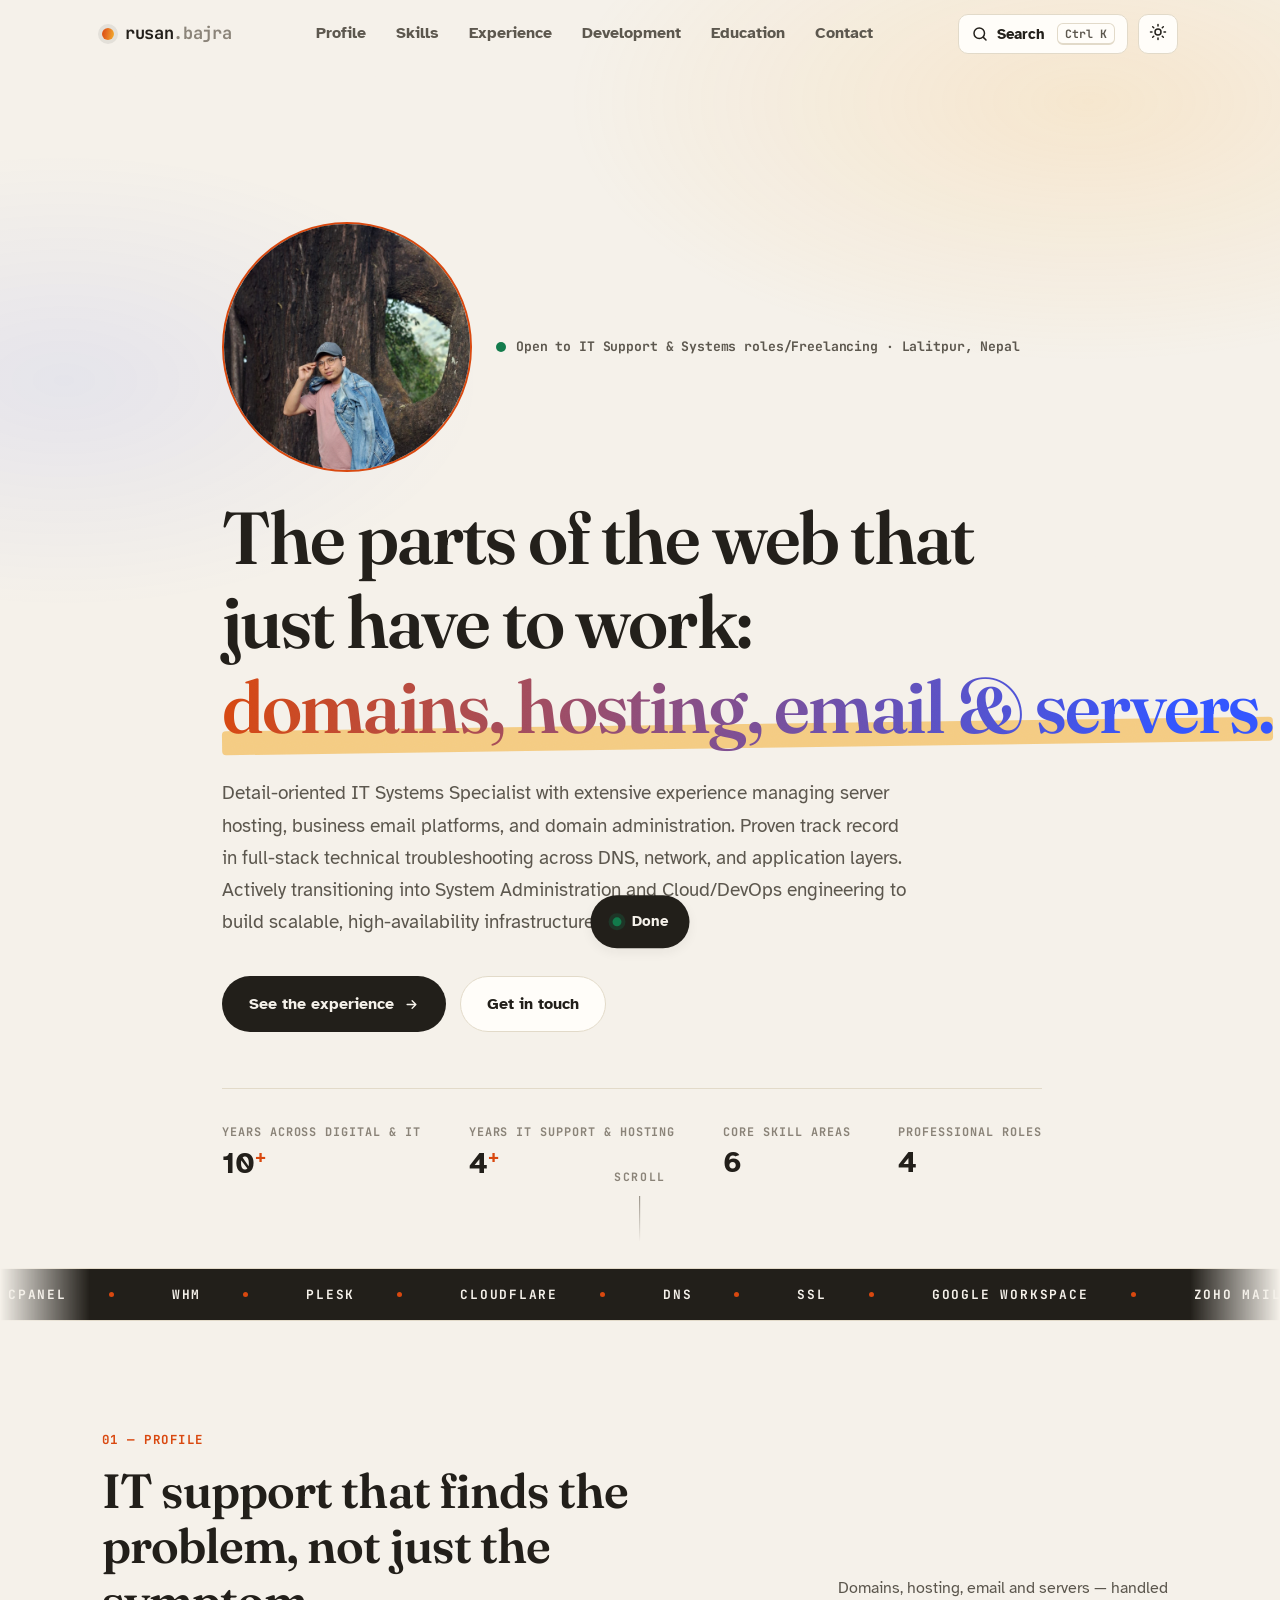
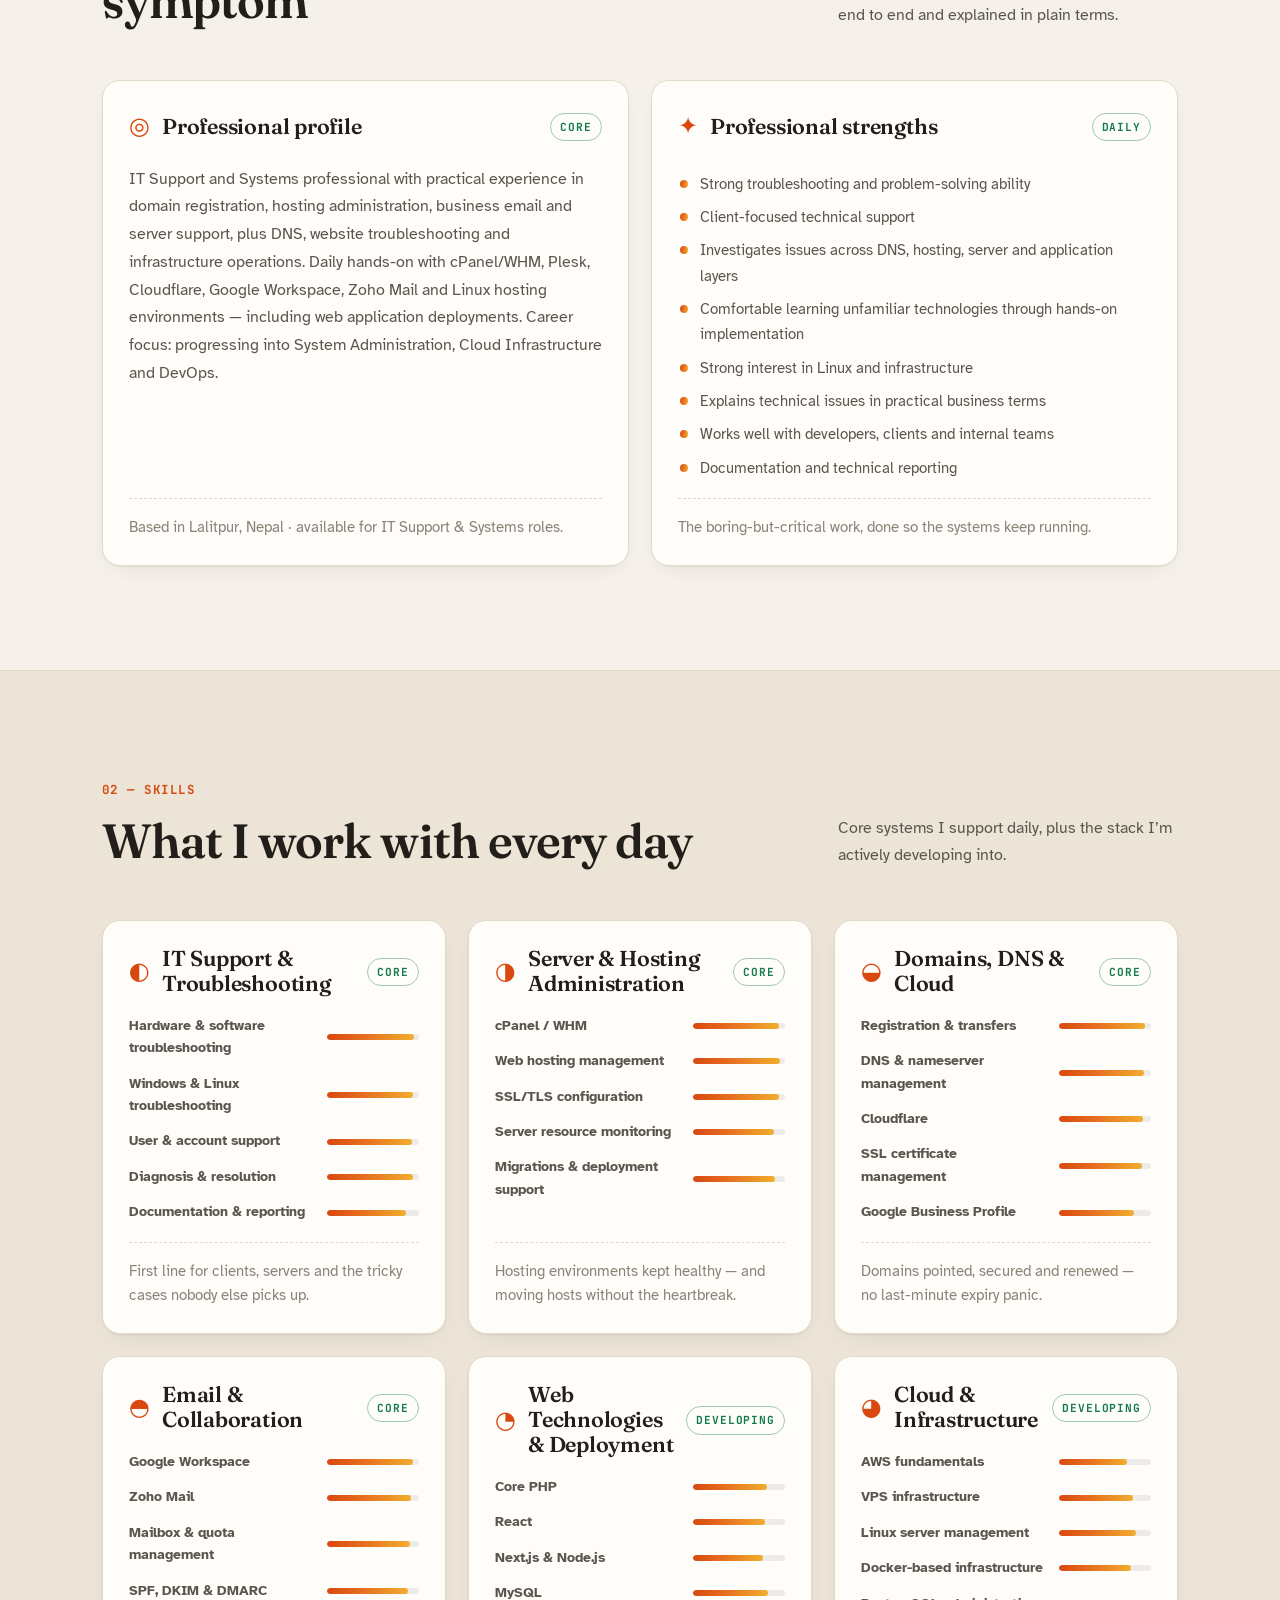
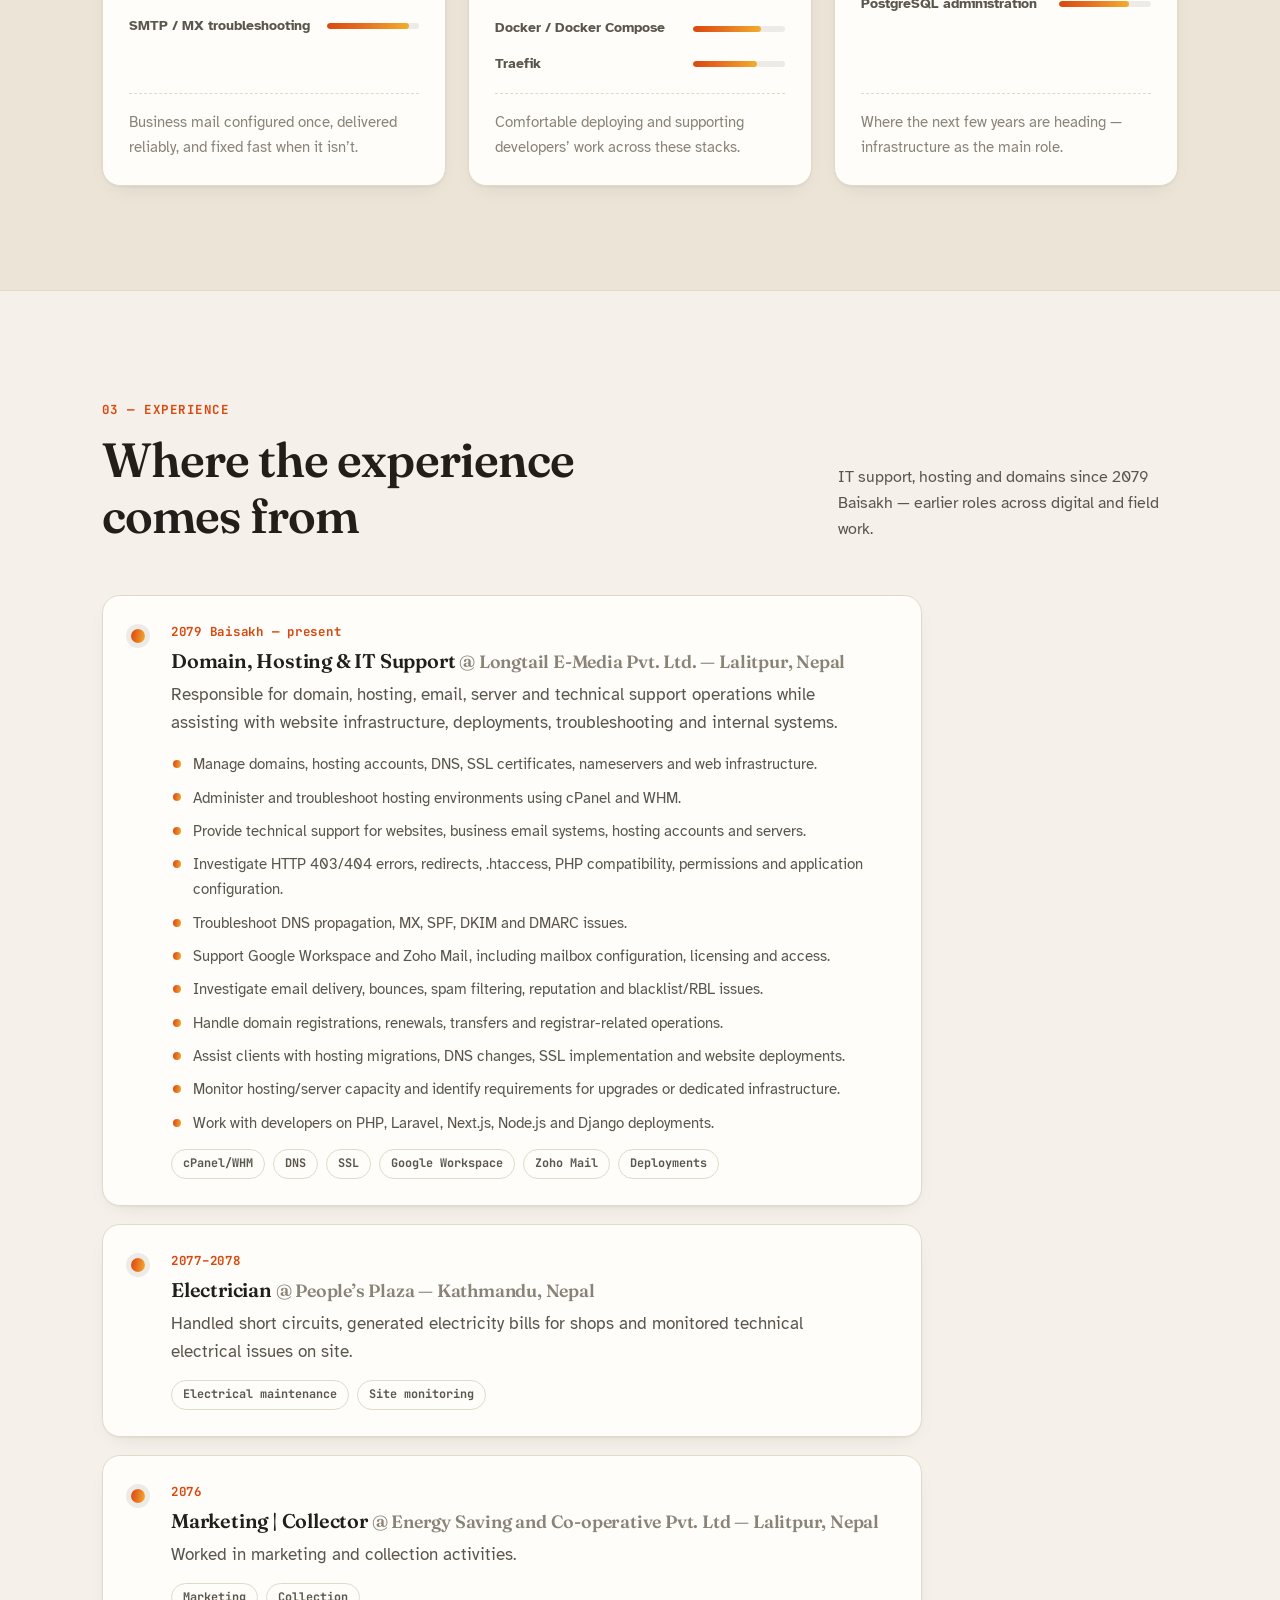
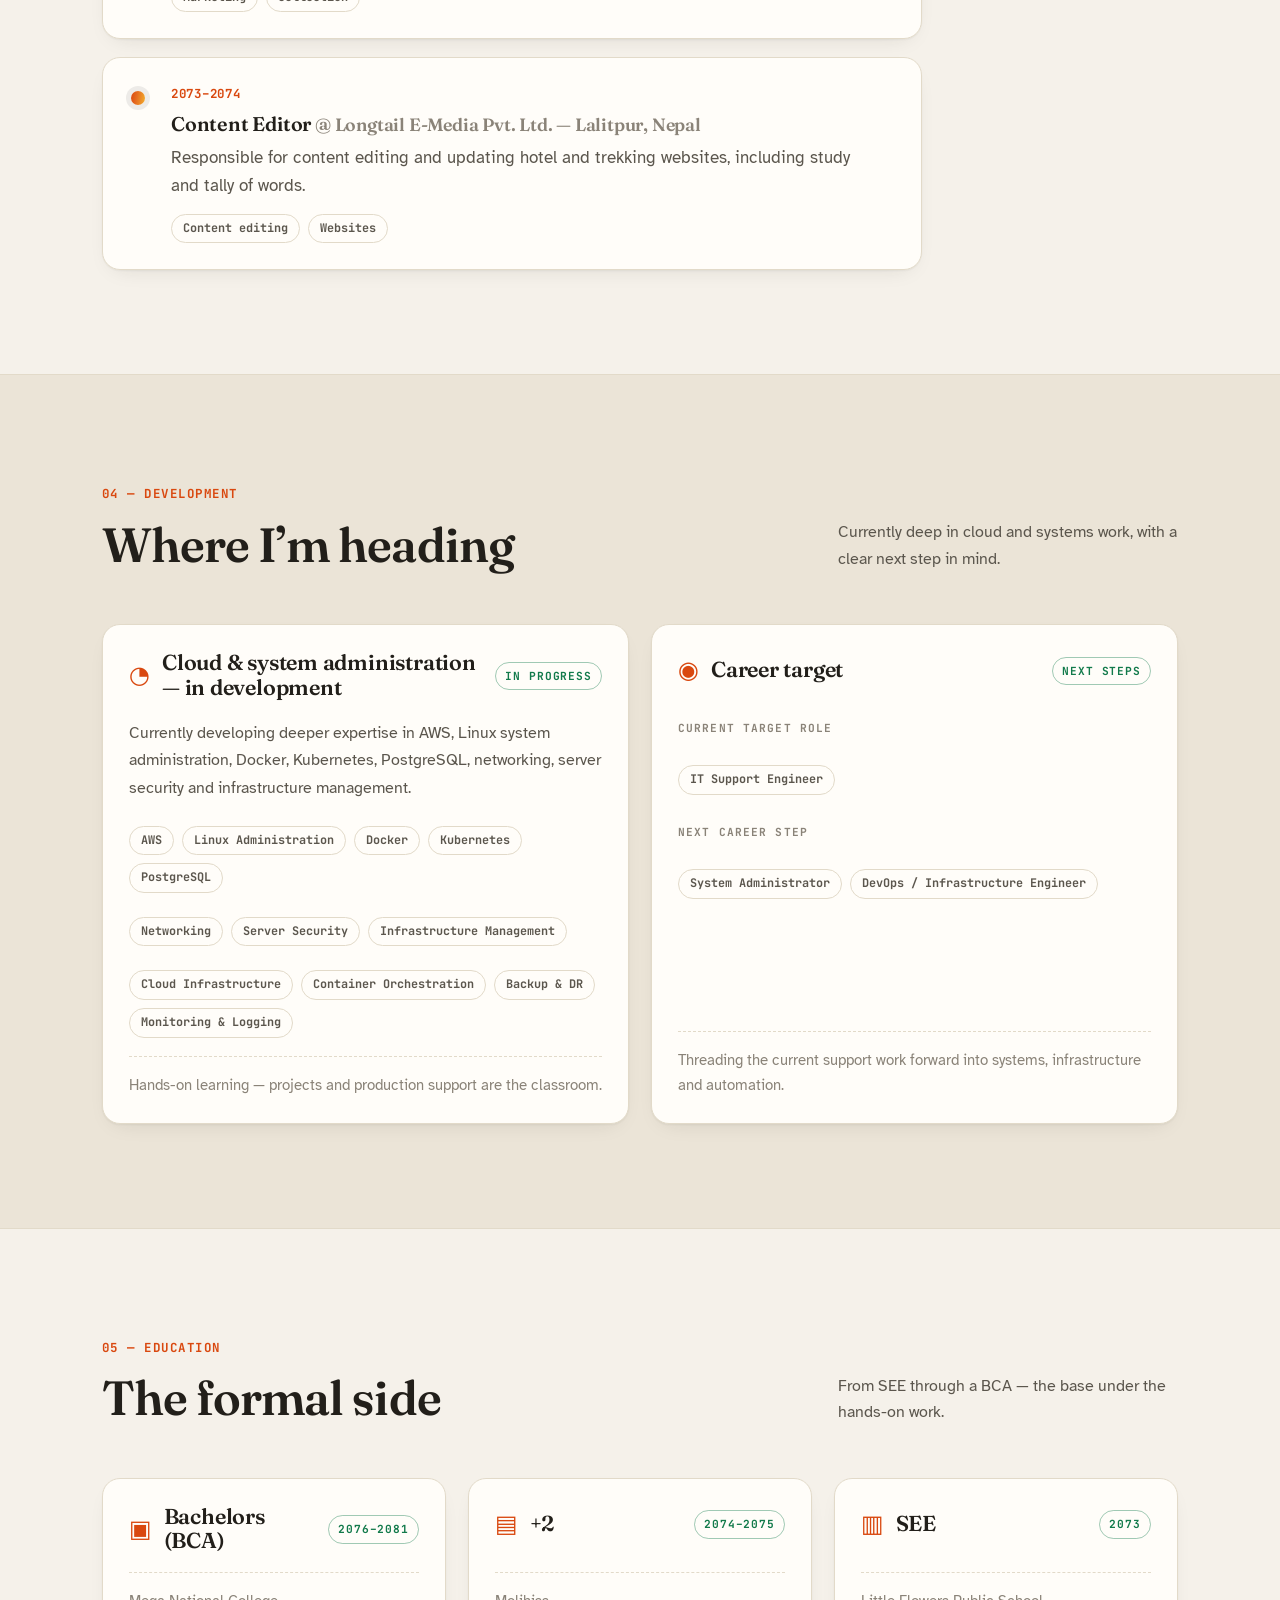
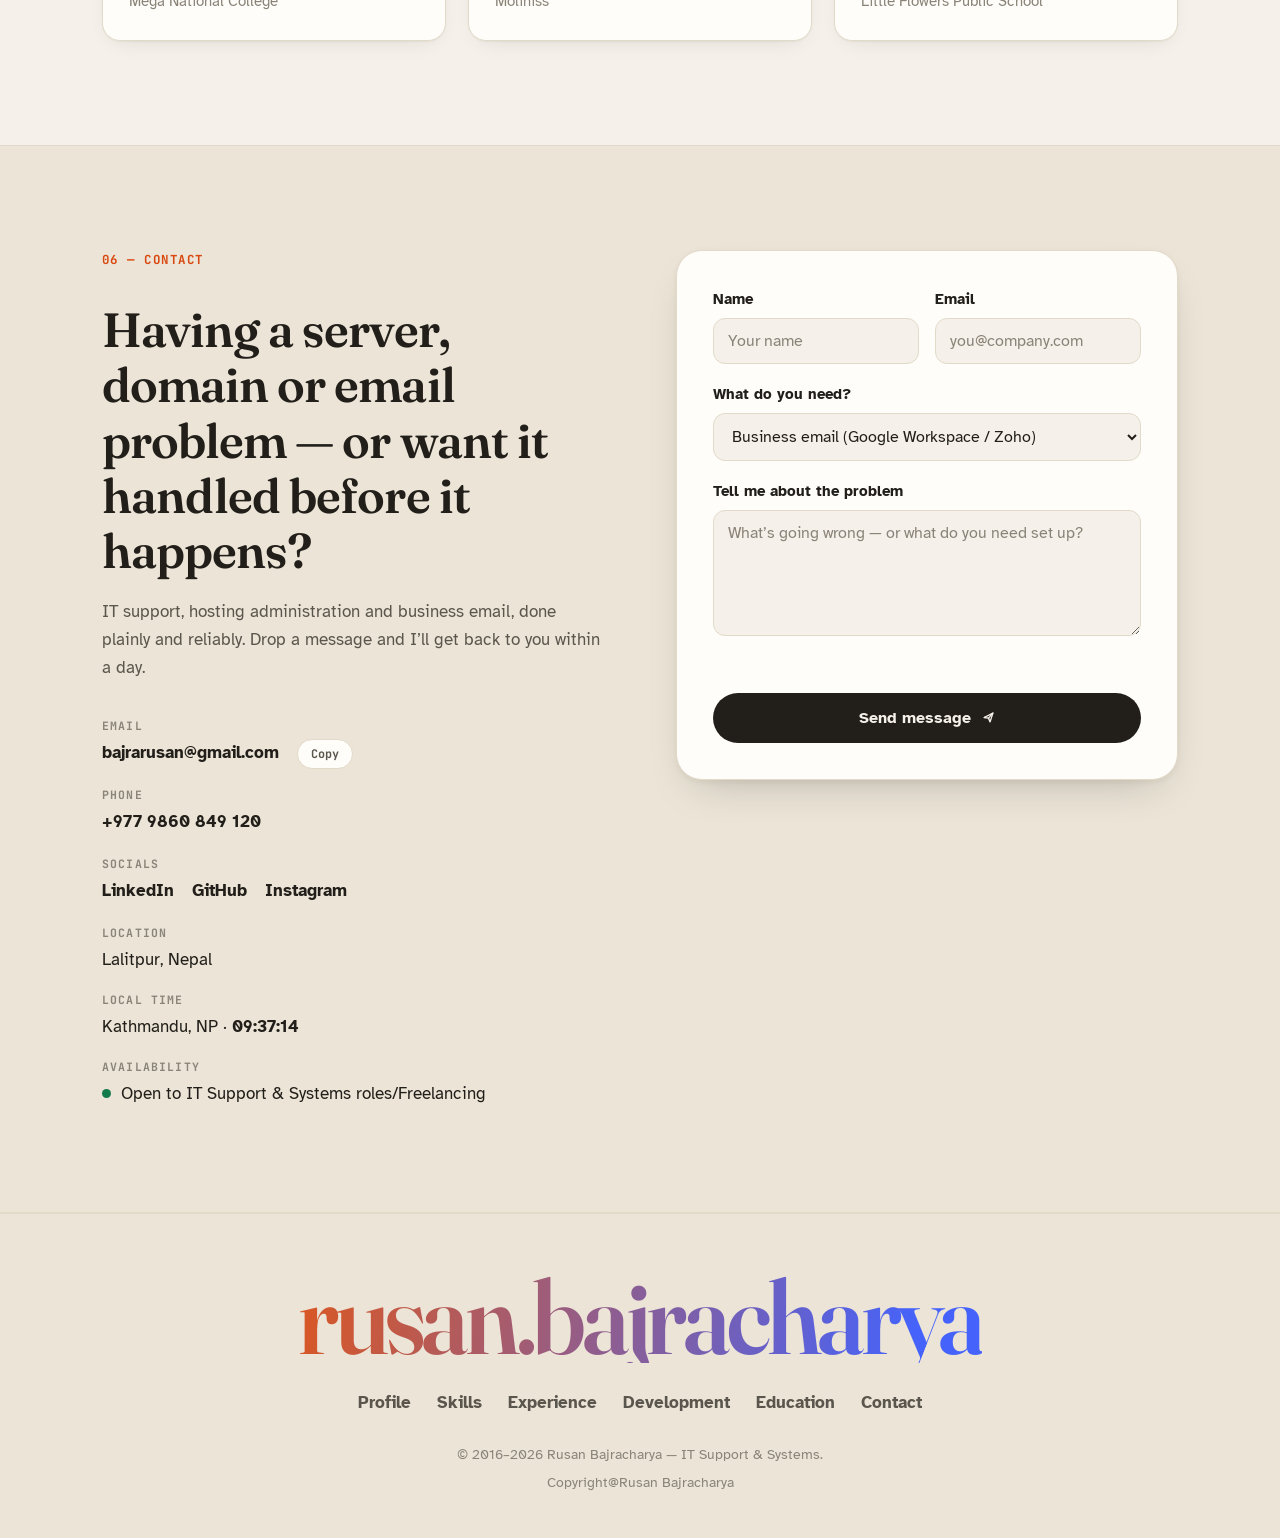
<file: index.html>
<!DOCTYPE html>
<html lang="en" data-theme="light">
<head>
  <meta charset="UTF-8" />
  <meta name="viewport" content="width=device-width, initial-scale=1.0" />
  <meta name="description" content="Rusan Bajracharya — IT Support & Systems from Lalitpur, Nepal. Domain, hosting, business email and server support, building toward System Administration and DevOps." />
  <meta name="theme-color" content="#F5F1EA" />
  <meta name="color-scheme" content="light dark" />
  <meta property="og:title" content="Rusan Bajracharya — IT Support & Systems" />
  <meta property="og:description" content="Domains, hosting, email and servers — troubleshooting, administration and support, end to end." />
  <meta property="og:type" content="website" />
  <title>Rusan Bajracharya — IT Support &amp; Systems</title>
  <link rel="preconnect" href="https://fonts.googleapis.com" />
  <link rel="preconnect" href="https://fonts.gstatic.com" crossorigin />
  <link href="https://fonts.googleapis.com/css2?family=Atkinson+Hyperlegible:wght@400;700&family=Fraunces:opsz,wght@9..144,600&family=JetBrains+Mono:wght@700&display=swap" rel="stylesheet" />
  <link rel="stylesheet" href="css/style.css" />
</head>
<body>
  <a class="skip-link" href="#main">Skip to content</a>

  <div class="print-only" aria-hidden="true">
    <h2>Rusan Bajracharya</h2>
    <p>IT Support &amp; Systems</p>
    <ul>
      <li>Lalitpur, Nepal</li>
      <li>bajrarusan@gmail.com</li>
      <li>+977 9860 849 120</li>
      <li>linkedin.com/in/rusan-bajra</li>
      <li>github.com/RusanBajra</li>
    </ul>
  </div>

  <div class="grain" aria-hidden="true"></div>
  <div class="scroll-progress" aria-hidden="true"><span id="scroll-fill"></span></div>

  <!-- ================= HEADER ================= -->
  <header class="site-header" id="site-header">
    <div class="container header-inner">
      <a class="logo" href="#top" aria-label="Rusan Bajracharya — home">
        <span class="logo-mark" aria-hidden="true"></span>
        <span>rusan<span class="logo-accent">.bajra</span></span>
      </a>

      <nav class="site-nav" id="site-nav" aria-label="Primary">
        <a href="#profile">Profile</a>
        <a href="#skills">Skills</a>
        <a href="#experience">Experience</a>
        <a href="#development">Development</a>
        <a href="#education">Education</a>
        <a href="#contact">Contact</a>
      </nav>

      <div class="header-actions">
        <button class="search-trigger" id="search-trigger" type="button" aria-haspopup="dialog" aria-expanded="false" aria-label="Search the site (Ctrl+K)">
          <svg class="icon" viewBox="0 0 24 24" fill="none" stroke="currentColor" stroke-width="2" stroke-linecap="round" stroke-linejoin="round" aria-hidden="true">
            <circle cx="11" cy="11" r="7"></circle>
            <path d="m20 20-3.5-3.5"></path>
          </svg>
          <span class="search-trigger__label">Search</span>
          <kbd>Ctrl K</kbd>
        </button>
        <button class="theme-toggle" id="theme-toggle" type="button" aria-pressed="false" aria-label="Toggle dark mode">
          <span class="theme-toggle__sun" aria-hidden="true">
            <svg viewBox="0 0 24 24" fill="none" stroke="currentColor" stroke-width="2" stroke-linecap="round" stroke-linejoin="round"><circle cx="12" cy="12" r="4"></circle><path d="M12 2v2m0 16v2M4.9 4.9l1.4 1.4m11.4 11.4 1.4 1.4M2 12h2m16 0h2M4.9 19.1l1.4-1.4m11.4-11.4 1.4-1.4"></path></svg>
          </span>
          <span class="theme-toggle__moon" aria-hidden="true">
            <svg viewBox="0 0 24 24" fill="none" stroke="currentColor" stroke-width="2" stroke-linecap="round" stroke-linejoin="round"><path d="M21 12.8A9 9 0 1 1 11.2 3a7 7 0 0 0 9.8 9.8Z"></path></svg>
          </span>
        </button>
        <button class="menu-toggle" id="menu-toggle" type="button" aria-expanded="false" aria-controls="site-nav" aria-label="Open menu">
          <svg viewBox="0 0 24 24" fill="none" stroke="currentColor" stroke-width="2" stroke-linecap="round" aria-hidden="true"><path d="M4 7h16M4 12h16M4 17h16"></path></svg>
        </button>
      </div>
    </div>
  </header>

  <main id="main" class="wrap">
    <span class="anchor" id="top" aria-hidden="true"></span>

    <!-- ================= HERO ================= -->
    <section class="hero" id="hero">
      <div class="container hero-inner">
        <div class="hero-header" style="display: flex; align-items: center; gap: 1.5rem; margin-bottom: 1.5rem;">
          <img src="img/profile.jpeg" alt="Rusan Bajracharya" class="hero-avatar" style="width: 250px; height: 250px; border-radius: 50%; object-fit: cover; border: 2px solid var(--accent, #333);" data-reveal />
          <p class="hero-eyebrow" data-reveal style="margin-bottom: 0;">
            <span class="status-dot" aria-hidden="true"></span>
            <span class="hero-eyebrow__text">Open to IT Support &amp; Systems roles/Freelancing · Lalitpur, Nepal</span>
          </p>
        </div>

        <h1 class="hero-title" data-reveal data-delay="1">
          The parts of the web that just have to work:
          <span class="hero-title__highlight">domains, hosting, email &amp; servers.</span>
        </h1>

        <p class="hero-intro" data-reveal data-delay="2">
          Detail-oriented IT Systems Specialist with extensive experience managing server hosting, business email platforms, and domain administration. Proven track record in full-stack technical troubleshooting across DNS, network, and application layers. Actively transitioning into System Administration and Cloud/DevOps engineering to build scalable, high-availability infrastructure.
        </p>

        <div class="hero-actions" data-reveal data-delay="3">
          <a class="btn btn--primary" href="#experience">
            See the experience
            <svg class="icon icon--small" viewBox="0 0 24 24" fill="none" stroke="currentColor" stroke-width="2.2" stroke-linecap="round" stroke-linejoin="round" aria-hidden="true"><path d="M5 12h14m-6-6 6 6-6 6"></path></svg>
          </a>
          <a class="btn btn--ghost" href="#contact">Get in touch</a>
        </div>

        <dl class="hero-stats" data-reveal data-delay="4">
          <div class="stat">
            <dt>Years across digital &amp; IT</dt>
            <dd><strong data-count="10">10</strong><sup>+</sup></dd>
          </div>
          <div class="stat">
            <dt>Years IT support &amp; hosting</dt>
            <dd><strong data-count="4">4</strong><sup>+</sup></dd>
          </div>
          <div class="stat">
            <dt>Core skill areas</dt>
            <dd><strong data-count="6">6</strong></dd>
          </div>
          <div class="stat">
            <dt>Professional roles</dt>
            <dd><strong data-count="4">4</strong></dd>
          </div>
        </dl>
      </div>

      <div class="hero-scroll-hint" aria-hidden="true">
        <span>Scroll</span>
        <span class="hero-scroll-hint__line"></span>
      </div>
    </section>

    <!-- ================= TICKER ================= -->
    <div class="ticker" aria-hidden="true">
      <div class="ticker__track">
        <span>cPanel</span><span>WHM</span><span>Plesk</span><span>Cloudflare</span><span>DNS</span><span>SSL</span><span>Google Workspace</span><span>Zoho Mail</span><span>Linux</span><span>PHP</span><span>Laravel</span><span>React</span><span>Next.js</span><span>Node.js</span><span>Django</span><span>Docker</span><span>AWS</span><span>Traefik</span>
        <span>cPanel</span><span>WHM</span><span>Plesk</span><span>Cloudflare</span><span>DNS</span><span>SSL</span><span>Google Workspace</span><span>Zoho Mail</span><span>Linux</span><span>PHP</span><span>Laravel</span><span>React</span><span>Next.js</span><span>Node.js</span><span>Django</span><span>Docker</span><span>AWS</span><span>Traefik</span>
      </div>
    </div>

    <!-- ================= PROFILE ================= -->
    <section class="section" id="profile">
      <div class="container">
        <header class="section-head" data-reveal>
          <div class="section-head__meta">
            <span class="section-label">01 — Profile</span>
            <h2 class="section-title">IT support that finds the problem, not just the symptom</h2>
          </div>
          <p class="section-sub">Domains, hosting, email and servers — handled end to end and explained in plain terms.</p>
        </header>

        <div class="split-grid">
          <div class="expertise-card" data-reveal>
            <div class="expertise-card__head">
              <span class="expertise-card__icon" aria-hidden="true">◎</span>
              <h3>Professional profile</h3>
              <span class="expertise-card__level">Core</span>
            </div>
            <p class="profile-text">
              IT Support and Systems professional with practical experience in domain registration,
              hosting administration, business email and server support, plus DNS, website
              troubleshooting and infrastructure operations. Daily hands-on with cPanel/WHM, Plesk,
              Cloudflare, Google Workspace, Zoho Mail and Linux hosting environments — including web
              application deployments. Career focus: progressing into System Administration, Cloud
              Infrastructure and DevOps.
            </p>
            <p class="expertise-card__note">Based in Lalitpur, Nepal · available for IT Support &amp; Systems roles.</p>
          </div>

          <div class="expertise-card" data-reveal data-delay="1">
            <div class="expertise-card__head">
              <span class="expertise-card__icon" aria-hidden="true">✦</span>
              <h3>Professional strengths</h3>
              <span class="expertise-card__level">Daily</span>
            </div>
            <ul class="timeline-list">
              <li>Strong troubleshooting and problem-solving ability</li>
              <li>Client-focused technical support</li>
              <li>Investigates issues across DNS, hosting, server and application layers</li>
              <li>Comfortable learning unfamiliar technologies through hands-on implementation</li>
              <li>Strong interest in Linux and infrastructure</li>
              <li>Explains technical issues in practical business terms</li>
              <li>Works well with developers, clients and internal teams</li>
              <li>Documentation and technical reporting</li>
            </ul>
            <p class="expertise-card__note">The boring-but-critical work, done so the systems keep running.</p>
          </div>
        </div>
      </div>
    </section>

    <!-- ================= SKILLS ================= -->
    <section class="section section--tinted" id="skills">
      <div class="container">
        <header class="section-head" data-reveal>
          <div class="section-head__meta">
            <span class="section-label">02 — Skills</span>
            <h2 class="section-title">What I work with every day</h2>
          </div>
          <p class="section-sub">Core systems I support daily, plus the stack I’m actively developing into.</p>
        </header>

        <div class="expertise-grid">
          <div class="expertise-card" data-reveal>
            <div class="expertise-card__head">
              <span class="expertise-card__icon" aria-hidden="true">◐</span>
              <h3>IT Support &amp; Troubleshooting</h3>
              <span class="expertise-card__level">Core</span>
            </div>
            <ul class="skill-list">
              <li><span>Hardware &amp; software troubleshooting</span><span class="bar bar--95"><i></i></span></li>
              <li><span>Windows &amp; Linux troubleshooting</span><span class="bar bar--93"><i></i></span></li>
              <li><span>User &amp; account support</span><span class="bar bar--92"><i></i></span></li>
              <li><span>Diagnosis &amp; resolution</span><span class="bar bar--94"><i></i></span></li>
              <li><span>Documentation &amp; reporting</span><span class="bar bar--86"><i></i></span></li>
            </ul>
            <p class="expertise-card__note">First line for clients, servers and the tricky cases nobody else picks up.</p>
          </div>

          <div class="expertise-card" data-reveal data-delay="1">
            <div class="expertise-card__head">
              <span class="expertise-card__icon" aria-hidden="true">◑</span>
              <h3>Server &amp; Hosting Administration</h3>
              <span class="expertise-card__level">Core</span>
            </div>
            <ul class="skill-list">
              <li><span>cPanel / WHM</span><span class="bar bar--94"><i></i></span></li>
              <li><span>Web hosting management</span><span class="bar bar--95"><i></i></span></li>
              <li><span>SSL/TLS configuration</span><span class="bar bar--93"><i></i></span></li>
              <li><span>Server resource monitoring</span><span class="bar bar--88"><i></i></span></li>
              <li><span>Migrations &amp; deployment support</span><span class="bar bar--89"><i></i></span></li>
            </ul>
            <p class="expertise-card__note">Hosting environments kept healthy — and moving hosts without the heartbreak.</p>
          </div>

          <div class="expertise-card" data-reveal data-delay="2">
            <div class="expertise-card__head">
              <span class="expertise-card__icon" aria-hidden="true">◒</span>
              <h3>Domains, DNS &amp; Cloud</h3>
              <span class="expertise-card__level">Core</span>
            </div>
            <ul class="skill-list">
              <li><span>Registration &amp; transfers</span><span class="bar bar--94"><i></i></span></li>
              <li><span>DNS &amp; nameserver management</span><span class="bar bar--92"><i></i></span></li>
              <li><span>Cloudflare</span><span class="bar bar--91"><i></i></span></li>
              <li><span>SSL certificate management</span><span class="bar bar--90"><i></i></span></li>
              <li><span>Google Business Profile</span><span class="bar bar--82"><i></i></span></li>
            </ul>
            <p class="expertise-card__note">Domains pointed, secured and renewed — no last-minute expiry panic.</p>
          </div>

          <div class="expertise-card" data-reveal>
            <div class="expertise-card__head">
              <span class="expertise-card__icon" aria-hidden="true">◓</span>
              <h3>Email &amp; Collaboration</h3>
              <span class="expertise-card__level">Core</span>
            </div>
            <ul class="skill-list">
              <li><span>Google Workspace</span><span class="bar bar--93"><i></i></span></li>
              <li><span>Zoho Mail</span><span class="bar bar--91"><i></i></span></li>
              <li><span>Mailbox &amp; quota management</span><span class="bar bar--90"><i></i></span></li>
              <li><span>SPF, DKIM &amp; DMARC</span><span class="bar bar--88"><i></i></span></li>
              <li><span>SMTP / MX troubleshooting</span><span class="bar bar--89"><i></i></span></li>
            </ul>
            <p class="expertise-card__note">Business mail configured once, delivered reliably, and fixed fast when it isn’t.</p>
          </div>

          <div class="expertise-card" data-reveal data-delay="1">
            <div class="expertise-card__head">
              <span class="expertise-card__icon" aria-hidden="true">◔</span>
              <h3>Web Technologies &amp; Deployment</h3>
              <span class="expertise-card__level">Developing</span>
            </div>
            <ul class="skill-list">
              <li><span>Core PHP</span><span class="bar bar--80"><i></i></span></li>
              <li><span>React</span><span class="bar bar--78"><i></i></span></li>
              <li><span>Next.js &amp; Node.js</span><span class="bar bar--76"><i></i></span></li>
              <li><span>MySQL</span><span class="bar bar--82"><i></i></span></li>
              <li><span>Docker / Docker Compose</span><span class="bar bar--74"><i></i></span></li>
              <li><span>Traefik</span><span class="bar bar--70"><i></i></span></li>
            </ul>
            <p class="expertise-card__note">Comfortable deploying and supporting developers’ work across these stacks.</p>
          </div>

          <div class="expertise-card" data-reveal data-delay="2">
            <div class="expertise-card__head">
              <span class="expertise-card__icon" aria-hidden="true">◕</span>
              <h3>Cloud &amp; Infrastructure</h3>
              <span class="expertise-card__level">Developing</span>
            </div>
            <ul class="skill-list">
              <li><span>AWS fundamentals</span><span class="bar bar--74"><i></i></span></li>
              <li><span>VPS infrastructure</span><span class="bar bar--80"><i></i></span></li>
              <li><span>Linux server management</span><span class="bar bar--84"><i></i></span></li>
              <li><span>Docker-based infrastructure</span><span class="bar bar--78"><i></i></span></li>
              <li><span>PostgreSQL administration</span><span class="bar bar--76"><i></i></span></li>
            </ul>
            <p class="expertise-card__note">Where the next few years are heading — infrastructure as the main role.</p>
          </div>
        </div>
      </div>
    </section>

    <!-- ================= EXPERIENCE ================= -->
    <section class="section" id="experience">
      <div class="container">
        <header class="section-head" data-reveal>
          <div class="section-head__meta">
            <span class="section-label">03 — Experience</span>
            <h2 class="section-title">Where the experience comes from</h2>
          </div>
          <p class="section-sub">IT support, hosting and domains since 2079 Baisakh — earlier roles across digital and field work.</p>
        </header>

        <ol class="timeline">
          <li data-reveal>
            <div class="timeline-card">
              <span class="timeline-dot" aria-hidden="true"></span>
              <div class="timeline-main">
                <p class="timeline-period">2079 Baisakh — present</p>
                <h3>Domain, Hosting &amp; IT Support <span class="timeline-co">@ Longtail E-Media Pvt. Ltd. — Lalitpur, Nepal</span></h3>
                <p class="timeline-desc">
                  Responsible for domain, hosting, email, server and technical support operations while
                  assisting with website infrastructure, deployments, troubleshooting and internal systems.
                </p>
                <ul class="timeline-list">
                  <li>Manage domains, hosting accounts, DNS, SSL certificates, nameservers and web infrastructure.</li>
                  <li>Administer and troubleshoot hosting environments using cPanel and WHM.</li>
                  <li>Provide technical support for websites, business email systems, hosting accounts and servers.</li>
                  <li>Investigate HTTP 403/404 errors, redirects, .htaccess, PHP compatibility, permissions and application configuration.</li>
                  <li>Troubleshoot DNS propagation, MX, SPF, DKIM and DMARC issues.</li>
                  <li>Support Google Workspace and Zoho Mail, including mailbox configuration, licensing and access.</li>
                  <li>Investigate email delivery, bounces, spam filtering, reputation and blacklist/RBL issues.</li>
                  <li>Handle domain registrations, renewals, transfers and registrar-related operations.</li>
                  <li>Assist clients with hosting migrations, DNS changes, SSL implementation and website deployments.</li>
                  <li>Monitor hosting/server capacity and identify requirements for upgrades or dedicated infrastructure.</li>
                  <li>Work with developers on PHP, Laravel, Next.js, Node.js and Django deployments.</li>
                </ul>
                <div class="timeline-tags">
                  <span>cPanel/WHM</span><span>DNS</span><span>SSL</span><span>Google Workspace</span><span>Zoho Mail</span><span>Deployments</span>
                </div>
              </div>
            </div>
          </li>
          <li data-reveal>
            <div class="timeline-card">
              <span class="timeline-dot" aria-hidden="true"></span>
              <div class="timeline-main">
                <p class="timeline-period">2077–2078</p>
                <h3>Electrician <span class="timeline-co">@ People’s Plaza — Kathmandu, Nepal</span></h3>
                <p class="timeline-desc">
                  Handled short circuits, generated electricity bills for shops and monitored technical
                  electrical issues on site.
                </p>
                <div class="timeline-tags">
                  <span>Electrical maintenance</span><span>Site monitoring</span>
                </div>
              </div>
            </div>
          </li>
          <li data-reveal>
            <div class="timeline-card">
              <span class="timeline-dot" aria-hidden="true"></span>
              <div class="timeline-main">
                <p class="timeline-period">2076</p>
                <h3>Marketing | Collector <span class="timeline-co">@ Energy Saving and Co-operative Pvt. Ltd — Lalitpur, Nepal</span></h3>
                <p class="timeline-desc">
                  Worked in marketing and collection activities.
                </p>
                <div class="timeline-tags">
                  <span>Marketing</span><span>Collection</span>
                </div>
              </div>
            </div>
          </li>
          <li data-reveal>
            <div class="timeline-card">
              <span class="timeline-dot" aria-hidden="true"></span>
              <div class="timeline-main">
                <p class="timeline-period">2073–2074</p>
                <h3>Content Editor <span class="timeline-co">@ Longtail E-Media Pvt. Ltd. — Lalitpur, Nepal</span></h3>
                <p class="timeline-desc">
                  Responsible for content editing and updating hotel and trekking websites, including
                  study and tally of words.
                </p>
                <div class="timeline-tags">
                  <span>Content editing</span><span>Websites</span>
                </div>
              </div>
            </div>
          </li>
        </ol>
      </div>
    </section>

    <!-- ================= DEVELOPMENT ================= -->
    <section class="section section--tinted" id="development">
      <div class="container">
        <header class="section-head" data-reveal>
          <div class="section-head__meta">
            <span class="section-label">04 — Development</span>
            <h2 class="section-title">Where I’m heading</h2>
          </div>
          <p class="section-sub">Currently deep in cloud and systems work, with a clear next step in mind.</p>
        </header>

        <div class="split-grid">
          <div class="expertise-card" data-reveal>
            <div class="expertise-card__head">
              <span class="expertise-card__icon" aria-hidden="true">◔</span>
              <h3>Cloud &amp; system administration — in development</h3>
              <span class="expertise-card__level">In progress</span>
            </div>
            <p class="profile-text">
              Currently developing deeper expertise in AWS, Linux system administration, Docker,
              Kubernetes, PostgreSQL, networking, server security and infrastructure management.
            </p>
            <div class="timeline-tags">
              <span>AWS</span><span>Linux Administration</span><span>Docker</span><span>Kubernetes</span><span>PostgreSQL</span>
            </div>
            <div class="timeline-tags">
              <span>Networking</span><span>Server Security</span><span>Infrastructure Management</span>
            </div>
            <div class="timeline-tags">
              <span>Cloud Infrastructure</span><span>Container Orchestration</span><span>Backup &amp; DR</span><span>Monitoring &amp; Logging</span>
            </div>
            <p class="expertise-card__note">Hands-on learning — projects and production support are the classroom.</p>
          </div>

          <div class="expertise-card" data-reveal data-delay="1">
            <div class="expertise-card__head">
              <span class="expertise-card__icon" aria-hidden="true">◉</span>
              <h3>Career target</h3>
              <span class="expertise-card__level">Next steps</span>
            </div>
            <span class="split-label">Current target role</span>
            <div class="timeline-tags">
              <span>IT Support Engineer</span>
            </div>
            <span class="split-label">Next career step</span>
            <div class="timeline-tags">
              <span>System Administrator</span>
              <span>DevOps / Infrastructure Engineer</span>
            </div>
            <p class="expertise-card__note">
              Threading the current support work forward into systems, infrastructure and automation.
            </p>
          </div>
        </div>
      </div>
    </section>

    <!-- ================= EDUCATION ================= -->
    <section class="section" id="education">
      <div class="container">
        <header class="section-head" data-reveal>
          <div class="section-head__meta">
            <span class="section-label">05 — Education</span>
            <h2 class="section-title">The formal side</h2>
          </div>
          <p class="section-sub">From SEE through a BCA — the base under the hands-on work.</p>
        </header>

        <div class="expertise-grid">
          <div class="expertise-card" data-reveal>
            <div class="expertise-card__head">
              <span class="expertise-card__icon" aria-hidden="true">▣</span>
              <h3>Bachelors (BCA)</h3>
              <span class="expertise-card__level">2076–2081</span>
            </div>
            <p class="expertise-card__note">Mega National College</p>
          </div>

          <div class="expertise-card" data-reveal data-delay="1">
            <div class="expertise-card__head">
              <span class="expertise-card__icon" aria-hidden="true">▤</span>
              <h3>+2</h3>
              <span class="expertise-card__level">2074–2075</span>
            </div>
            <p class="expertise-card__note">Molihiss</p>
          </div>

          <div class="expertise-card" data-reveal data-delay="2">
            <div class="expertise-card__head">
              <span class="expertise-card__icon" aria-hidden="true">▥</span>
              <h3>SEE</h3>
              <span class="expertise-card__level">2073</span>
            </div>
            <p class="expertise-card__note">Little Flowers Public School</p>
          </div>
        </div>
      </div>
    </section>

    <!-- ================= CONTACT ================= -->
    <section class="section section--tinted" id="contact">
      <div class="container contact-grid">
        <div class="contact-intro" data-reveal>
            <span class="section-label">06 — Contact</span>
            <h2 class="section-title">Having a server, domain or email problem — or want it handled before it happens?</h2>
          <p class="contact-body">
            IT support, hosting administration and business email, done plainly and reliably. Drop a
            message and I’ll get back to you within a day.
          </p>
          <ul class="contact-list">
            <li>
              <span class="contact-list__label">Email</span>
              <span class="contact-list__row">
                <a href="mailto:bajrarusan@gmail.com">bajrarusan@gmail.com</a>
                <button class="copy-btn" id="copy-email" type="button">Copy</button>
              </span>
            </li>
            <li>
              <span class="contact-list__label">Phone</span>
              <span class="contact-list__row">
                <a href="tel:+9779860849120">+977 9860 849 120</a>
              </span>
            </li>
            <li>
              <span class="contact-list__label">Socials</span>
              <span class="contact-list__row">
                <a href="https://www.linkedin.com/in/rusan-bajra" target="_blank" rel="noopener">LinkedIn</a>
                <a href="https://github.com/RusanBajra" target="_blank" rel="noopener">GitHub</a>
                <a href="https://www.instagram.com/bajra.rusan7/" target="_blank" rel="noopener">Instagram</a>
              </span>
            </li>
            <li>
              <span class="contact-list__label">Location</span>
              <span>Lalitpur, Nepal</span>
            </li>
            <li>
              <span class="contact-list__label">Local time</span>
              <span>Kathmandu, NP · <strong id="local-time">--:--</strong></span>
            </li>
            <li>
              <span class="contact-list__label">Availability</span>
              <span class="status-line"><span class="status-dot" aria-hidden="true"></span> Open to IT Support &amp; Systems roles/Freelancing</span>
            </li>
          </ul>
        </div>

        <form class="contact-form" id="contact-form" action="https://formspree.io/f/mzezgbda" method="POST" data-reveal data-delay="1">
          <div class="field-row">
            <div class="field">
              <label for="cf-name">Name</label>
              <input id="cf-name" name="name" type="text" autocomplete="name" placeholder="Your name" required />
            </div>
            <div class="field">
              <label for="cf-email">Email</label>
              <input id="cf-email" name="email" type="email" autocomplete="email" placeholder="you@company.com" required />
            </div>
          </div>
          <div class="field">
            <label for="cf-budget">What do you need?</label>
            <select id="cf-budget" name="budget">
              <option>IT support &amp; troubleshooting</option>
              <option>Hosting / server administration</option>
              <option>Domain, DNS &amp; SSL</option>
              <option selected>Business email (Google Workspace / Zoho)</option>
              <option>Web deployment &amp; infrastructure</option>
              <option>Something else</option>
            </select>
          </div>
          <div class="field">
            <label for="cf-message">Tell me about the problem</label>
            <textarea id="cf-message" name="message" rows="5" placeholder="What’s going wrong — or what do you need set up?" required></textarea>
          </div>
          <p class="form-status" id="form-status" role="status" aria-live="polite"></p>
          <button class="btn btn--primary btn--block" type="submit">
            Send message
            <svg class="icon icon--small" viewBox="0 0 24 24" fill="none" stroke="currentColor" stroke-width="2.2" stroke-linecap="round" stroke-linejoin="round" aria-hidden="true"><path d="m5 12 14-7-4.5 14L12 13l-7-1Z"></path><path d="M12 13 19 5"></path></svg>
          </button>
        </form>
      </div>
    </section>

    <!-- ================= FOOTER ================= -->
    <footer class="site-footer">
      <div class="container footer-inner">
        <p class="footer-wordmark" aria-hidden="true">rusan.bajracharya</p>
        <nav class="footer-nav" aria-label="Footer">
          <a href="#profile">Profile</a>
          <a href="#skills">Skills</a>
          <a href="#experience">Experience</a>
          <a href="#development">Development</a>
          <a href="#education">Education</a>
          <a href="#contact">Contact</a>
        </nav>
        <div class="footer-line">
          <p>© 2016–2026 Rusan Bajracharya — IT Support &amp; Systems.</p>
          <p>Copyright@Rusan Bajracharya</p>
        </div>
      </div>
    </footer>
  </main>

  <!-- ================= TOAST ================= -->
  <div class="toast" id="toast" role="status" aria-live="polite">
    <span class="toast__dot" aria-hidden="true"></span>
    <span id="toast-msg">Done</span>
  </div>

  <!-- ================= BACK TO TOP ================= -->
  <a class="back-to-top" id="back-to-top" href="#top" aria-label="Back to top">
    <svg viewBox="0 0 24 24" fill="none" stroke="currentColor" stroke-width="2.2" stroke-linecap="round" stroke-linejoin="round" aria-hidden="true"><path d="M12 19V5m-6 6 6-6 6 6"></path></svg>
  </a>

  <!-- ================= COMMAND PALETTE ================= -->
  <div class="palette-backdrop" id="palette" hidden>
    <div class="palette" role="dialog" aria-modal="true" aria-labelledby="palette-title">
      <div class="palette__field">
        <svg class="icon" viewBox="0 0 24 24" fill="none" stroke="currentColor" stroke-width="2" stroke-linecap="round" stroke-linejoin="round" aria-hidden="true">
          <circle cx="11" cy="11" r="7"></circle>
          <path d="m20 20-3.5-3.5"></path>
        </svg>
        <input id="palette-input" type="text" placeholder="Search skills, sections…" autocomplete="off" aria-label="Search" />
        <kbd>Esc</kbd>
      </div>
      <p class="palette__hint" id="palette-hint">Start typing to search. ↑ ↓ to move, Enter to open, Esc to close.</p>
      <ul class="palette__results" id="palette-results" aria-label="Results"></ul>
      <ul class="palette__jumps" id="palette-jumps">
        <li><a href="#profile"><span>◎</span> Profile</a></li>
        <li><a href="#skills"><span>◐</span> Skills</a></li>
        <li><a href="#experience"><span>▤</span> Experience</a></li>
        <li><a href="#development"><span>◔</span> Development</a></li>
        <li><a href="#education"><span>▣</span> Education</a></li>
        <li><a href="#contact"><span>✉</span> Contact</a></li>
      </ul>
    </div>
  </div>

  <script src="js/main.js"></script>
</body>
</html>
</file>
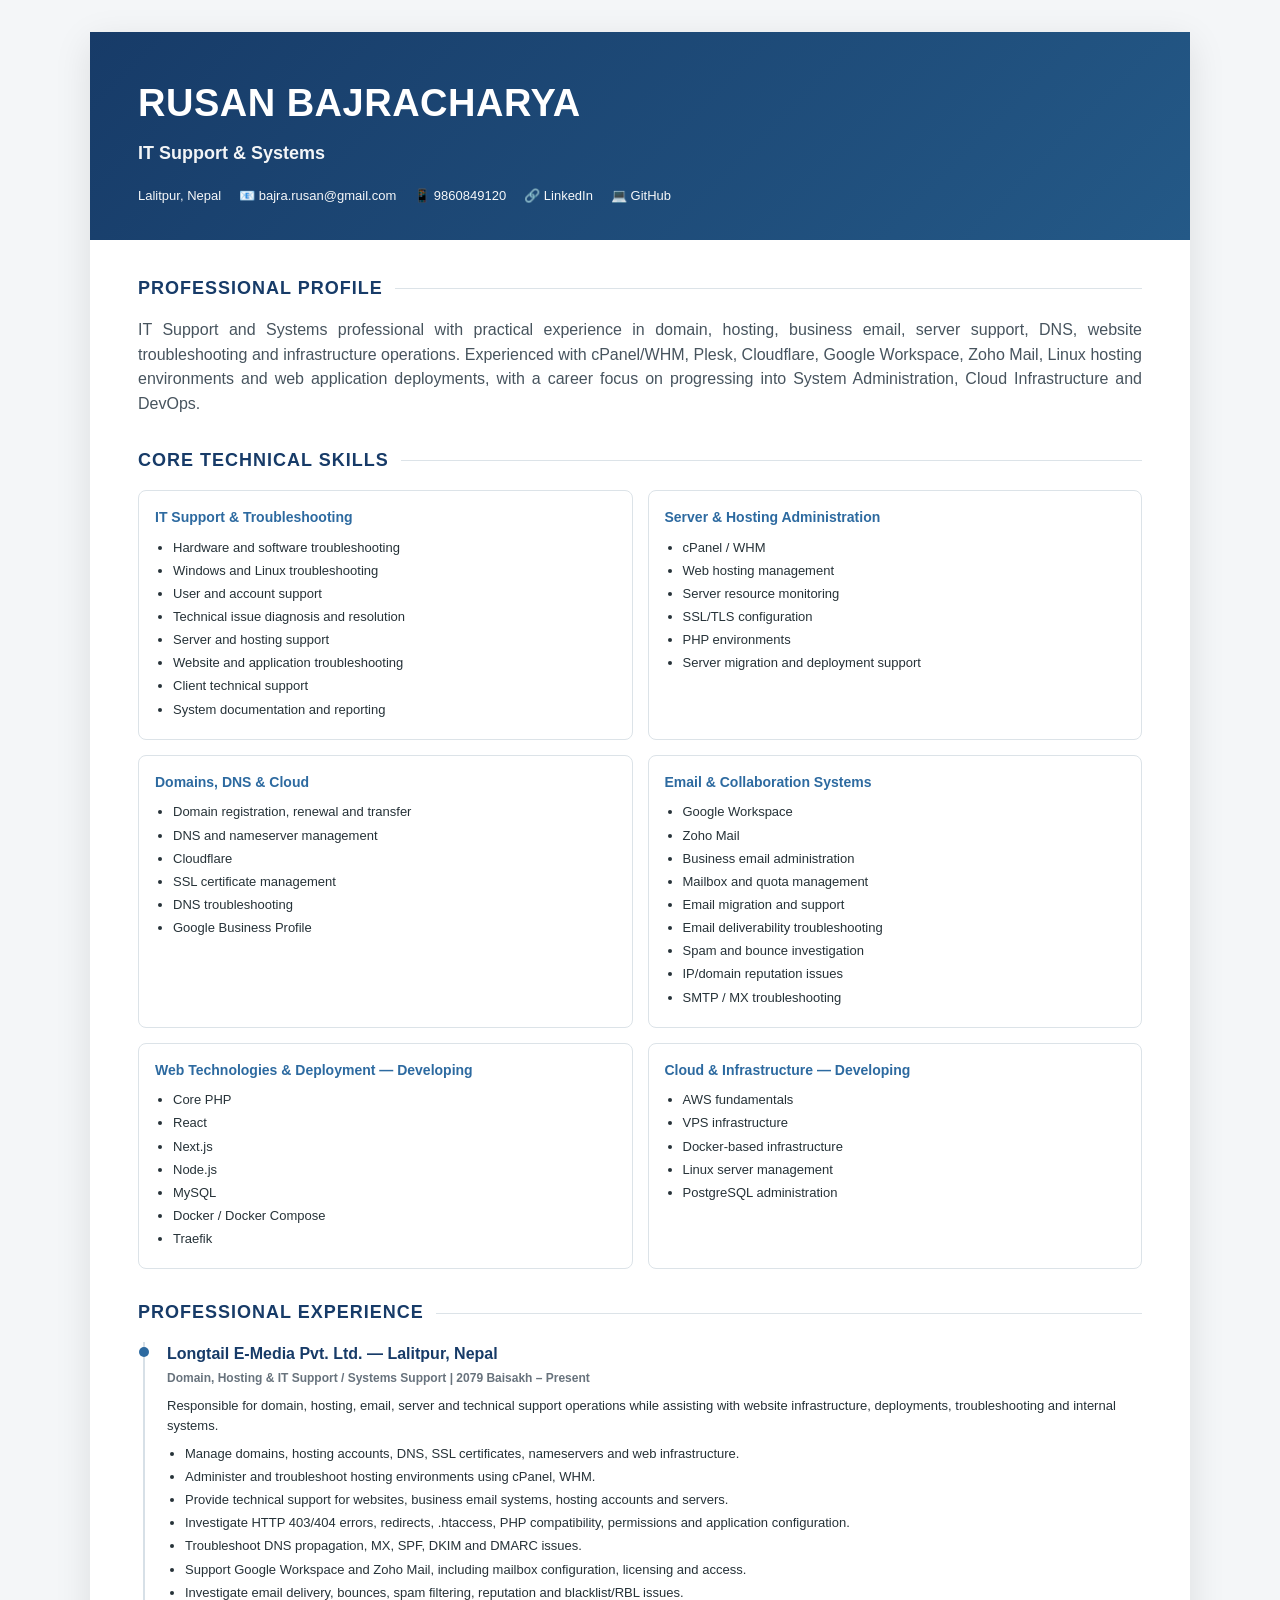
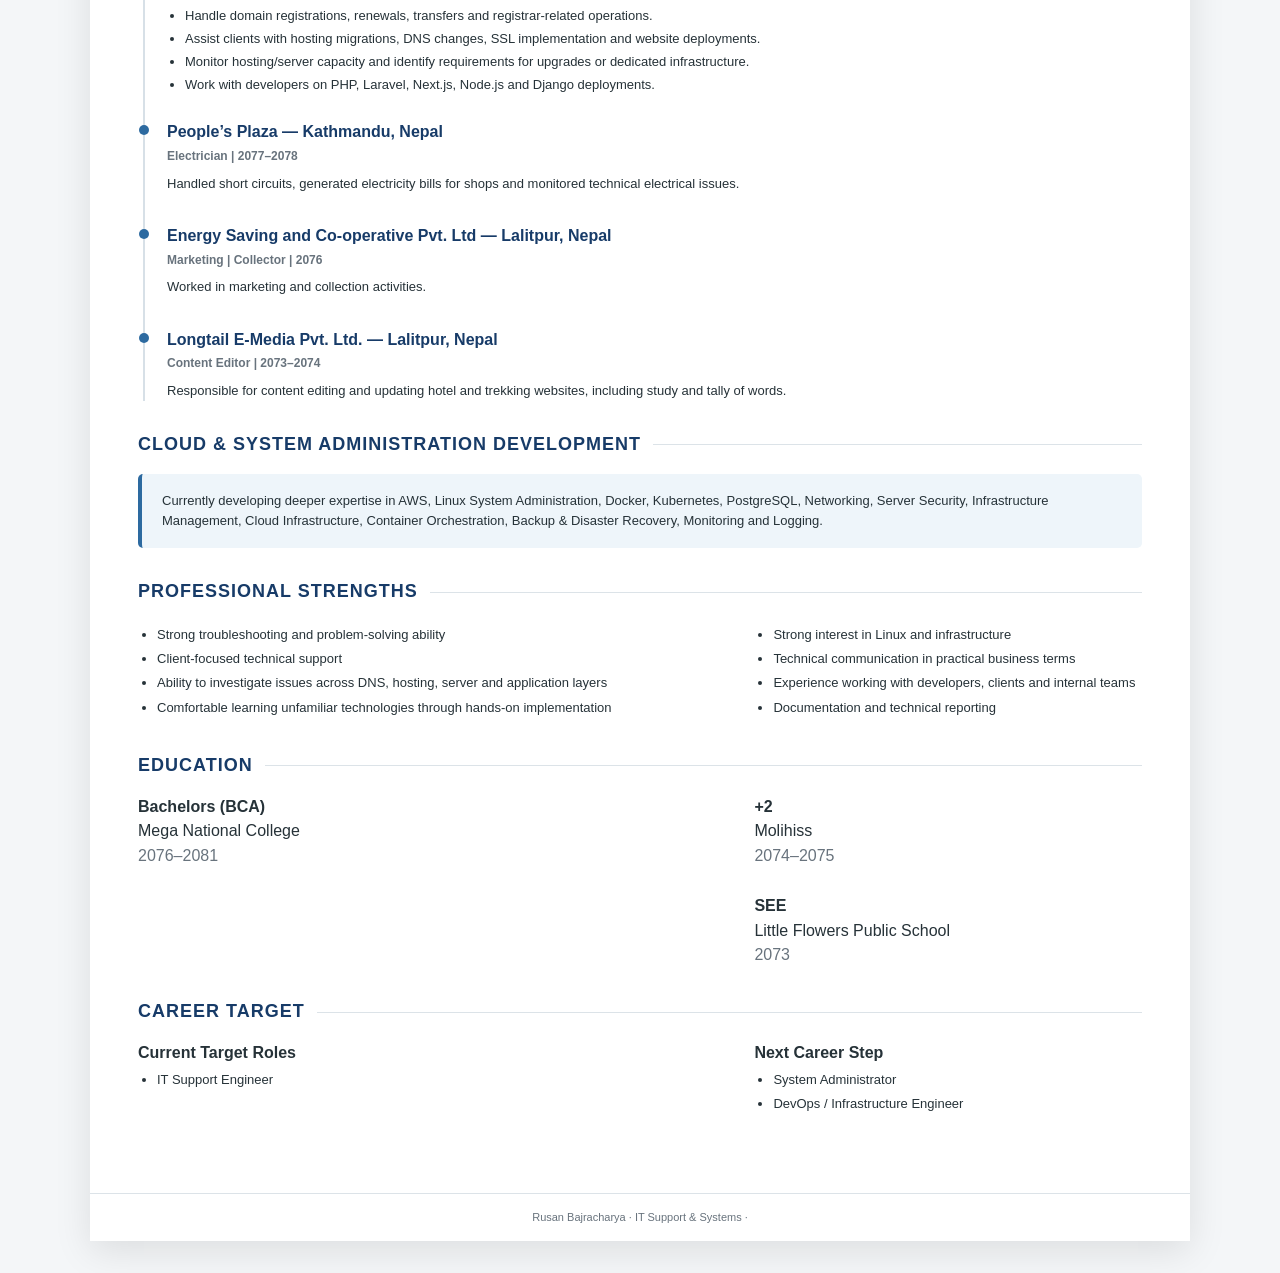
<file: rusan_bajracharya_cv.html>
<!DOCTYPE html>
<html lang="en">
<head>
<meta charset="UTF-8">
<meta name="viewport" content="width=device-width, initial-scale=1.0">
<title>Rusan Bajracharya | IT Support & Systems</title>
<style>
    :root {
        --primary: #173b68;
        --secondary: #2d6aa0;
        --text: #263238;
        --muted: #68737d;
        --line: #dce3e8;
        --bg: #f4f6f8;
        --white: #ffffff;
    }

    * { box-sizing: border-box; }

    body {
        margin: 0;
        background: var(--bg);
        color: var(--text);
        font-family: "Segoe UI", Arial, sans-serif;
        line-height: 1.55;
    }

    .resume {
        width: min(1100px, calc(100% - 32px));
        margin: 32px auto;
        background: var(--white);
        box-shadow: 0 10px 35px rgba(0,0,0,.10);
    }

    header {
        display: flex;
        justify-content: space-between;
        gap: 30px;
        padding: 42px 48px 34px;
        background: linear-gradient(135deg, #173b68, #245987);
        color: white;
    }

    .identity { flex: 1; }

    h1 {
        margin: 0;
        font-size: 38px;
        letter-spacing: .5px;
    }

    .role {
        margin: 7px 0 18px;
        font-size: 18px;
        font-weight: 600;
        opacity: .95;
    }

    .contact {
        display: flex;
        flex-wrap: wrap;
        gap: 7px 18px;
        font-size: 13px;
        opacity: .96;
    }

    .contact a {
        color: white;
        text-decoration: none;
    }

    .photo-wrap {
        width: 145px;
        min-width: 145px;
        height: 165px;
        display: flex;
        align-items: center;
        justify-content: center;
    }

    .photo {
        width: 145px;
        height: 165px;
        object-fit: cover;
        border: 4px solid white;
        border-radius: 8px;
        background: rgba(255,255,255,.15);
        display: block;
    }

    .photo-placeholder {
        width: 145px;
        height: 165px;
        border: 2px dashed rgba(255,255,255,.75);
        border-radius: 8px;
        display: flex;
        align-items: center;
        justify-content: center;
        text-align: center;
        font-size: 12px;
        padding: 15px;
    }

    .content {
        padding: 35px 48px 45px;
    }

    .section {
        margin-bottom: 30px;
    }

    .section-title {
        display: flex;
        align-items: center;
        gap: 12px;
        margin: 0 0 15px;
        color: var(--primary);
        font-size: 18px;
        text-transform: uppercase;
        letter-spacing: 1px;
    }

    .section-title::after {
        content: "";
        height: 1px;
        flex: 1;
        background: var(--line);
    }

    .summary {
        color: #47545e;
        margin: 0;
    }

    .skills {
        display: grid;
        grid-template-columns: repeat(2, 1fr);
        gap: 15px;
    }

    .skill-card {
        border: 1px solid var(--line);
        border-radius: 8px;
        padding: 16px;
    }

    .skill-card h3 {
        margin: 0 0 9px;
        color: var(--secondary);
        font-size: 14px;
    }

    .skill-card ul,
    .job ul {
        margin: 0;
        padding-left: 18px;
    }

    .skill-card li,
    .job li {
        margin: 3px 0;
        font-size: 13px;
    }

    .job {
        position: relative;
        padding: 0 0 22px 22px;
        border-left: 2px solid #d7e0e7;
        margin-left: 5px;
    }

    .job:last-child {
        padding-bottom: 0;
    }

    .job::before {
        content: "";
        position: absolute;
        width: 10px;
        height: 10px;
        left: -6px;
        top: 5px;
        border-radius: 50%;
        background: var(--secondary);
    }

    .job h3 {
        margin: 0;
        color: var(--primary);
        font-size: 16px;
    }

    .job .period {
        color: var(--muted);
        font-size: 12px;
        font-weight: 600;
        margin: 2px 0 8px;
    }

    .job p {
        margin: 0 0 8px;
        font-size: 13px;
    }

    .two-col {
        display: grid;
        grid-template-columns: 1.2fr .8fr;
        gap: 35px;
    }

    .simple-list {
        margin: 0;
        padding-left: 19px;
    }

    .simple-list li {
        margin: 4px 0;
        font-size: 13px;
    }

    .objective {
        background: #eef5fa;
        border-left: 4px solid var(--secondary);
        padding: 17px 20px;
        border-radius: 5px;
        font-size: 13px;
    }

    footer {
        text-align: center;
        color: var(--muted);
        border-top: 1px solid var(--line);
        padding: 15px;
        font-size: 11px;
    }

    @media (max-width: 750px) {
        header {
            padding: 30px 25px;
        }

        .content {
            padding: 28px 25px 35px;
        }

        header {
            align-items: flex-start;
        }

        h1 {
            font-size: 30px;
        }

        .photo-wrap,
        .photo,
        .photo-placeholder {
            width: 105px;
            min-width: 105px;
            height: 125px;
        }

        .skills,
        .two-col {
            grid-template-columns: 1fr;
        }
    }

    @media print {
        body {
            background: white;
        }

        .resume {
            width: 100%;
            margin: 0;
            box-shadow: none;
        }

        @page {
            size: A4;
            margin: 0;
        }

        header {
            print-color-adjust: exact;
            -webkit-print-color-adjust: exact;
        }
    }
</style>
</head>

<body>
<div class="resume">

<header>
    <div class="identity">
        <h1>RUSAN BAJRACHARYA</h1>
        <div class="role">IT Support &amp; Systems</div>

        <div class="contact">
            <span>Lalitpur, Nepal</span>
            <span>📧 <a href="mailto:bajra.rusan@gmail.com">bajra.rusan@gmail.com</a></span>
            <span>📱 9860849120</span>
            <span>🔗 <a href="https://www.linkedin.com/in/rusan-bajra" target="_blank">LinkedIn</a></span>
            <span>💻 <a href="https://github.com/RusanBajra" target="_blank">GitHub</a></span>
        </div>
    </div>

    <!-- Replace profile.jpg with your actual photo filename -->
    <!-- <div class="photo-wrap">
        <img class="photo" src="profile.jpg" alt="Rusan Bajracharya"
             onerror="this.style.display='none'; this.nextElementSibling.style.display='flex';">
        <div class="photo-placeholder" style="display:none;">
            Add your photo here<br>
            <strong>profile.jpg</strong>
        </div>
    </div> -->
</header>

<main class="content">

<section class="section">
    <h2 class="section-title">Professional Profile</h2>
    <p class="summary" style="text-align:justify">
        IT Support and Systems professional with practical experience in domain, hosting,
        business email, server support, DNS, website troubleshooting and infrastructure operations.
        Experienced with cPanel/WHM, Plesk, Cloudflare, Google Workspace, Zoho Mail, Linux hosting
        environments and web application deployments, with a career focus on progressing into
        System Administration, Cloud Infrastructure and DevOps.
    </p>
</section>

<section class="section">
    <h2 class="section-title">Core Technical Skills</h2>

    <div class="skills">
        <div class="skill-card">
            <h3>IT Support &amp; Troubleshooting</h3>
            <ul>
                <li>Hardware and software troubleshooting</li>
                <li>Windows and Linux troubleshooting</li>
                <li>User and account support</li>
                <li>Technical issue diagnosis and resolution</li>
                <li>Server and hosting support</li>
                <li>Website and application troubleshooting</li>
                <li>Client technical support</li>
                <li>System documentation and reporting</li>
            </ul>
        </div>

        <div class="skill-card">
            <h3>Server &amp; Hosting Administration</h3>
            <ul>
                <li>cPanel / WHM</li>
                <li>Web hosting management</li>
                <li>Server resource monitoring</li>
                <li>SSL/TLS configuration</li>
                <li>PHP environments</li>
                <li>Server migration and deployment support</li>
            </ul>
        </div>

        <div class="skill-card">
            <h3>Domains, DNS &amp; Cloud</h3>
            <ul>
                <li>Domain registration, renewal and transfer</li>
                <li>DNS and nameserver management</li>
                <li>Cloudflare</li>
                <li>SSL certificate management</li>
                <li>DNS troubleshooting</li>
                <li>Google Business Profile</li>
            </ul>
        </div>

        <div class="skill-card">
            <h3>Email &amp; Collaboration Systems</h3>
            <ul>
                <li>Google Workspace</li>
                <li>Zoho Mail</li>
                <li>Business email administration</li>
                <li>Mailbox and quota management</li>
                <li>Email migration and support</li>
                <li>Email deliverability troubleshooting</li>
                <li>Spam and bounce investigation</li>
                <li>IP/domain reputation issues</li>
                <li>SMTP / MX troubleshooting</li>
            </ul>
        </div>

        <div class="skill-card">
            <h3>Web Technologies &amp; Deployment — Developing</h3>
            <ul>
                <li>Core PHP</li>
                <li>React</li>
                <li>Next.js</li>
                <li>Node.js</li>
                <li>MySQL</li>
                <li>Docker / Docker Compose</li>
                <li>Traefik</li>
            </ul>
        </div>

        <div class="skill-card">
            <h3>Cloud &amp; Infrastructure — Developing</h3>
            <ul>
                <li>AWS fundamentals</li>
                <li>VPS infrastructure</li>
                <li>Docker-based infrastructure</li>
                <li>Linux server management</li>
                <li>PostgreSQL administration</li>
            </ul>
        </div>
    </div>
</section>

<section class="section">
    <h2 class="section-title">Professional Experience</h2>

    <div class="job">
        <h3>Longtail E-Media Pvt. Ltd. — Lalitpur, Nepal</h3>
        <div class="period">Domain, Hosting &amp; IT Support / Systems Support | 2079 Baisakh – Present</div>
        <p>
            Responsible for domain, hosting, email, server and technical support operations
            while assisting with website infrastructure, deployments, troubleshooting and internal systems.
        </p>
        <ul>
            <li>Manage domains, hosting accounts, DNS, SSL certificates, nameservers and web infrastructure.</li>
            <li>Administer and troubleshoot hosting environments using cPanel, WHM.</li>
            <li>Provide technical support for websites, business email systems, hosting accounts and servers.</li>
            <li>Investigate HTTP 403/404 errors, redirects, .htaccess, PHP compatibility, permissions and application configuration.</li>
            <li>Troubleshoot DNS propagation, MX, SPF, DKIM and DMARC issues.</li>
            <li>Support Google Workspace and Zoho Mail, including mailbox configuration, licensing and access.</li>
            <li>Investigate email delivery, bounces, spam filtering, reputation and blacklist/RBL issues.</li>
            <li>Handle domain registrations, renewals, transfers and registrar-related operations.</li>
            <li>Assist clients with hosting migrations, DNS changes, SSL implementation and website deployments.</li>
            <li>Monitor hosting/server capacity and identify requirements for upgrades or dedicated infrastructure.</li>
            <li>Work with developers on PHP, Laravel, Next.js, Node.js and Django deployments.</li>
        </ul>
    </div>

    <div class="job">
        <h3>People’s Plaza — Kathmandu, Nepal</h3>
        <div class="period">Electrician | 2077–2078</div>
        <p>
            Handled short circuits, generated electricity bills for shops and monitored technical electrical issues.
        </p>
    </div>

    <div class="job">
        <h3>Energy Saving and Co-operative Pvt. Ltd — Lalitpur, Nepal</h3>
        <div class="period">Marketing | Collector | 2076</div>
        <p>Worked in marketing and collection activities.</p>
    </div>

    <div class="job">
        <h3>Longtail E-Media Pvt. Ltd. — Lalitpur, Nepal</h3>
        <div class="period">Content Editor | 2073–2074</div>
        <p>
            Responsible for content editing and updating hotel and trekking websites,
            including study and tally of words.
        </p>
    </div>
</section>

<section class="section">
    <h2 class="section-title">Cloud &amp; System Administration Development</h2>
    <div class="objective">
        Currently developing deeper expertise in AWS, Linux System Administration, Docker,
        Kubernetes, PostgreSQL, Networking, Server Security, Infrastructure Management,
        Cloud Infrastructure, Container Orchestration, Backup &amp; Disaster Recovery,
        Monitoring and Logging.
    </div>
</section>

<section class="section">
    <h2 class="section-title">Professional Strengths</h2>
    <div class="two-col">
        <ul class="simple-list">
            <li>Strong troubleshooting and problem-solving ability</li>
            <li>Client-focused technical support</li>
            <li>Ability to investigate issues across DNS, hosting, server and application layers</li>
            <li>Comfortable learning unfamiliar technologies through hands-on implementation</li>
        </ul>

        <ul class="simple-list">
            <li>Strong interest in Linux and infrastructure</li>
            <li>Technical communication in practical business terms</li>
            <li>Experience working with developers, clients and internal teams</li>
            <li>Documentation and technical reporting</li>
        </ul>
    </div>
</section>

<section class="section">
    <h2 class="section-title">Education</h2>
    <div class="two-col">
        <div>
            <strong>Bachelors (BCA)</strong><br>
            Mega National College<br>
            <span style="color:#68737d;">2076–2081</span>
        </div>
        <div>
            <strong>+2</strong><br>
            Molihiss<br>
            <span style="color:#68737d;">2074–2075</span>
            <br><br>
            <strong>SEE</strong><br>
            Little Flowers Public School<br>
            <span style="color:#68737d;">2073</span>
        </div>
    </div>
</section>

<section class="section">
    <h2 class="section-title">Career Target</h2>
    <div class="two-col">
        <div>
            <strong>Current Target Roles</strong>
            <ul class="simple-list">
                <li>IT Support Engineer</li>
            </ul>
        </div>

        <div>
            <strong>Next Career Step</strong>
            <ul class="simple-list">
                <li>System Administrator</li>
                <li>DevOps / Infrastructure Engineer</li>
            </ul>
        </div>
    </div>
</section>

</main>

<footer>
    Rusan Bajracharya · IT Support &amp; Systems ·
</footer>

</div>
</body>
</html>
</file>
<file: css/style.css>
/* =========================================================
   Tokens
   ========================================================= */
:root {
  --paper: #f5f1ea;
  --paper-2: #ebe4d7;
  --surface: #fffdf9;
  --ink: #221f1a;
  --ink-2: #5b564d;
  --ink-3: #8a8378;
  --line: #e2dac9;
  --line-soft: rgba(34, 31, 26, 0.08);
  --accent: #d9480f;
  --accent-ink: #a83205;
  --green: #127a4b;
  --amber: #f2ae2e;
  --grad: linear-gradient(100deg, #d9480f 0%, #e56b1f 40%, #f2ae2e 100%);
  --grad-text: linear-gradient(100deg, #d9480f, #3355ff 90%);
  --ring: #d9480f;
  --shadow-sm: 0 1px 2px rgba(34, 31, 26, 0.05), 0 8px 24px -14px rgba(34, 31, 26, 0.18);
  --shadow-md: 0 2px 6px rgba(34, 31, 26, 0.05), 0 18px 44px -20px rgba(34, 31, 26, 0.28);
  --shadow-lg: 0 4px 12px rgba(34, 31, 26, 0.06), 0 34px 70px -30px rgba(34, 31, 26, 0.42);
  --radius: 18px;
  --radius-lg: 26px;
  --maxw: 1140px;
  --font-serif: "Fraunces", Georgia, "Times New Roman", serif;
  --font-body: "Atkinson Hyperlegible", system-ui, -apple-system, "Segoe UI", sans-serif;
  --font-mono: "JetBrains Mono", ui-monospace, "SFMono-Regular", monospace;
  --header-h: 68px;
}

[data-theme="dark"] {
  --paper: #131110;
  --paper-2: #1b1816;
  --surface: #1f1b18;
  --ink: #efe9e0;
  --ink-2: #a89f92;
  --ink-3: #71695e;
  --line: #2e2a24;
  --line-soft: rgba(239, 233, 224, 0.08);
  --accent: #ff7a3d;
  --accent-ink: #ffb28f;
  --green: #5dc98f;
  --amber: #ffd37a;
  --grad: linear-gradient(100deg, #ff7a3d 0%, #ffab5e 45%, #ffd37a 100%);
  --grad-text: linear-gradient(100deg, #ff7a3d, #8fa2ff 90%);
  --ring: #ff7a3d;
  --shadow-sm: 0 1px 2px rgba(0, 0, 0, 0.3), 0 8px 24px -14px rgba(0, 0, 0, 0.5);
  --shadow-md: 0 2px 6px rgba(0, 0, 0, 0.3), 0 18px 44px -20px rgba(0, 0, 0, 0.55);
  --shadow-lg: 0 4px 12px rgba(0, 0, 0, 0.35), 0 34px 70px -30px rgba(0, 0, 0, 0.65);
}

/* =========================================================
   Reset & base
   ========================================================= */
*,
*::before,
*::after {
  box-sizing: border-box;
}

html {
  scroll-behavior: smooth;
  scroll-padding-top: calc(var(--header-h) + 18px);
}

body {
  margin: 0;
  font-family: var(--font-body);
  font-size: 1.06rem;
  line-height: 1.65;
  color: var(--ink);
  background: var(--paper);
  transition: background 0.35s ease, color 0.35s ease;
  -webkit-font-smoothing: antialiased;
}

h1, h2, h3, h4 {
  font-family: var(--font-serif);
  font-weight: 600;
  line-height: 1.15;
  margin: 0;
  letter-spacing: -0.01em;
}

p {
  margin: 0;
}

a {
  color: var(--accent-ink);
}

img {
  max-width: 100%;
  display: block;
}

code {
  font-family: var(--font-mono);
  font-size: 0.88em;
  background: var(--line-soft);
  padding: 0.12em 0.4em;
  border-radius: 6px;
}

kbd {
  font-family: var(--font-mono);
  font-size: 0.72rem;
  font-weight: 700;
  color: var(--ink-2);
  background: var(--surface);
  border: 1px solid var(--line);
  border-bottom-width: 2px;
  border-radius: 6px;
  padding: 2px 7px;
  white-space: nowrap;
}

:focus-visible {
  outline: 3px solid var(--ring);
  outline-offset: 3px;
  border-radius: 6px;
}

::selection {
  background: var(--amber);
  color: var(--ink);
}

.skip-link {
  position: absolute;
  left: -999px;
  top: 8px;
  z-index: 200;
  padding: 12px 18px;
  background: var(--ink);
  color: var(--paper);
  border-radius: 10px;
  font-weight: 700;
  text-decoration: none;
}

.skip-link:focus {
  left: 8px;
}

.container {
  max-width: var(--maxw);
  margin-inline: auto;
  padding-inline: clamp(20px, 4vw, 32px);
}

.wrap {
  display: block;
}

.anchor {
  display: block;
}

.icon {
  width: 18px;
  height: 18px;
  flex: none;
}

.icon--small {
  width: 15px;
  height: 15px;
}

/* Role / aria helpers */
[hidden] {
  display: none !important;
}

/* =========================================================
   Grain + scroll progress
   ========================================================= */
.grain {
  position: fixed;
  inset: 0;
  z-index: 300;
  pointer-events: none;
  opacity: 0.045;
  background-image: url("data:image/svg+xml,%3Csvg xmlns='http://www.w3.org/2000/svg' width='240' height='240'%3E%3Cfilter id='n'%3E%3CfeTurbulence type='fractalNoise' baseFrequency='0.9' numOctaves='3' stitchTiles='stitch'/%3E%3C/filter%3E%3Crect width='100%25' height='100%25' filter='url(%23n)'/%3E%3C/svg%3E");
  mix-blend-mode: overlay;
}

[data-theme="dark"] .grain {
  opacity: 0.07;
}

.scroll-progress {
  position: fixed;
  top: 0;
  left: 0;
  right: 0;
  height: 3px;
  z-index: 120;
  background: transparent;
}

.scroll-progress span {
  display: block;
  height: 100%;
  width: 0;
  background: var(--grad);
}

/* =========================================================
   Header
   ========================================================= */
.site-header {
  position: fixed;
  top: 0;
  left: 0;
  right: 0;
  z-index: 110;
  height: var(--header-h);
  background: transparent;
  transition: background 0.3s ease, border-color 0.3s ease, box-shadow 0.3s ease;
  border-bottom: 1px solid transparent;
}

.site-header.is-scrolled {
  background: color-mix(in srgb, var(--paper) 82%, transparent);
  -webkit-backdrop-filter: blur(14px);
  backdrop-filter: blur(14px);
  border-bottom-color: var(--line);
}

.header-inner {
  height: var(--header-h);
  display: flex;
  align-items: center;
  justify-content: space-between;
  gap: 18px;
}

.logo {
  display: inline-flex;
  align-items: center;
  gap: 11px;
  text-decoration: none;
  color: var(--ink);
  font-family: var(--font-mono);
  font-weight: 700;
  font-size: 1.06rem;
  letter-spacing: -0.02em;
}

.logo-mark {
  width: 12px;
  height: 12px;
  border-radius: 50%;
  background: var(--grad);
  box-shadow: 0 0 0 4px var(--line-soft);
  transition: transform 0.4s cubic-bezier(0.68, -0.55, 0.27, 1.55);
}

.logo:hover .logo-mark {
  transform: rotate(360deg) scale(1.15);
}

.logo-accent {
  color: var(--ink-3);
}

.site-nav {
  display: flex;
  gap: 2px;
}

.site-nav a {
  position: relative;
  font-weight: 700;
  font-size: 0.98rem;
  color: var(--ink-2);
  text-decoration: none;
  padding: 10px 14px;
  border-radius: 10px;
  transition: color 0.2s ease, background 0.2s ease;
}

.site-nav a:hover {
  color: var(--ink);
  background: var(--line-soft);
}

.site-nav a.is-active {
  color: var(--ink);
}

.site-nav a.is-active::after {
  content: "";
  position: absolute;
  left: 14px;
  right: 14px;
  bottom: 4px;
  height: 3px;
  border-radius: 3px;
  background: var(--grad);
}

.header-actions {
  display: flex;
  align-items: center;
  gap: 10px;
}

.search-trigger,
.theme-toggle {
  display: inline-flex;
  align-items: center;
  gap: 8px;
  font-family: inherit;
  font-size: 0.92rem;
  font-weight: 700;
  color: var(--ink);
  background: var(--surface);
  border: 1px solid var(--line);
  border-radius: 10px;
  height: 40px;
  padding: 0 12px;
  cursor: pointer;
  transition: transform 0.15s ease, border-color 0.2s ease, box-shadow 0.2s ease;
}

.search-trigger:hover,
.theme-toggle:hover {
  border-color: var(--accent);
  box-shadow: var(--shadow-sm);
  transform: translateY(-1px);
}

.search-trigger kbd {
  margin-left: 2px;
}

.search-trigger__label {
  padding-right: 2px;
}

.theme-toggle {
  width: 40px;
  justify-content: center;
  padding: 0;
}

.theme-toggle svg {
  width: 18px;
  height: 18px;
}

.menu-toggle {
  display: none;
  align-items: center;
  justify-content: center;
  width: 40px;
  height: 40px;
  color: var(--ink);
  background: var(--surface);
  border: 1px solid var(--line);
  border-radius: 10px;
  cursor: pointer;
  transition: transform 0.15s ease, border-color 0.2s ease, box-shadow 0.2s ease;
}

.menu-toggle svg {
  width: 18px;
  height: 18px;
}

.menu-toggle:hover {
  border-color: var(--accent);
  box-shadow: var(--shadow-sm);
  transform: translateY(-1px);
}

.theme-toggle .theme-toggle__moon,
[data-theme="dark"] .theme-toggle__sun {
  display: none;
}

[data-theme="dark"] .theme-toggle__moon {
  display: block;
}

/* =========================================================
   Hero
   ========================================================= */
.hero {
  position: relative;
  padding: calc(var(--header-h) + 64px) 0 0;
  overflow: hidden;
}

.hero::before {
  content: "";
  position: absolute;
  inset: 0;
  pointer-events: none;
  background:
    radial-gradient(840px 420px at 85% 8%, rgba(255, 178, 63, 0.16), transparent 62%),
    radial-gradient(700px 380px at 5% 30%, rgba(51, 85, 255, 0.08), transparent 60%);
}

.hero-inner {
  position: relative;
  max-width: 900px;
  padding-block: clamp(40px, 7vw, 96px);
}

.hero-eyebrow {
  display: inline-flex;
  align-items: center;
  gap: 10px;
  margin-bottom: 26px;
}

.status-dot {
  width: 10px;
  height: 10px;
  border-radius: 50%;
  background: var(--green);
  box-shadow: 0 0 0 0 rgba(18, 122, 75, 0.45);
  animation: pulse 2.2s ease-out infinite;
}

@keyframes pulse {
  0% { box-shadow: 0 0 0 0 rgba(18, 122, 75, 0.45); }
  70% { box-shadow: 0 0 0 9px rgba(18, 122, 75, 0); }
  100% { box-shadow: 0 0 0 0 rgba(18, 122, 75, 0); }
}

.hero-eyebrow__text {
  font-family: var(--font-mono);
  font-size: 0.82rem;
  font-weight: 700;
  color: var(--ink-2);
  letter-spacing: -0.01em;
}

.hero-title {
  font-size: clamp(2.6rem, 6vw, 4.6rem);
  font-weight: 600;
  letter-spacing: -0.025em;
  max-width: 18ch;
  margin-bottom: 28px;
}

.hero-title__highlight {
  background: var(--grad-text);
  -webkit-background-clip: text;
  background-clip: text;
  color: transparent;
  white-space: nowrap;
  position: relative;
}

.hero-title__highlight::after {
  content: "";
  position: absolute;
  left: 0;
  right: 0;
  bottom: 0.06em;
  height: 0.32em;
  z-index: -1;
  background: var(--amber);
  opacity: 0.55;
  border-radius: 4px;
  transform: rotate(-0.8deg);
}

.hero-intro {
  font-size: 1.18rem;
  line-height: 1.7;
  color: var(--ink-2);
  max-width: 58ch;
  margin-bottom: 38px;
}

.hero-intro strong {
  color: var(--ink);
}

.hero-actions {
  display: flex;
  flex-wrap: wrap;
  gap: 14px;
  margin-bottom: 56px;
}

.hero-stats {
  display: grid;
  grid-template-columns: repeat(4, auto);
  gap: 14px 48px;
  margin: 0;
  padding-top: 34px;
  border-top: 1px solid var(--line);
  width: fit-content;
}

.stat {
  display: flex;
  flex-direction: column;
  gap: 4px;
}

.stat dt {
  font-family: var(--font-mono);
  font-size: 0.74rem;
  font-weight: 700;
  text-transform: uppercase;
  letter-spacing: 0.08em;
  color: var(--ink-3);
}

.stat dd {
  margin: 0;
  font-size: 1.9rem;
  font-weight: 700;
  color: var(--ink);
  line-height: 1;
}

.stat dd sup {
  font-size: 0.6em;
  color: var(--accent);
}

.hero-scroll-hint {
  position: absolute;
  bottom: 26px;
  left: 50%;
  transform: translateX(-50%);
  display: flex;
  flex-direction: column;
  align-items: center;
  gap: 10px;
  font-family: var(--font-mono);
  font-size: 0.72rem;
  font-weight: 700;
  letter-spacing: 0.14em;
  text-transform: uppercase;
  color: var(--ink-3);
}

.hero-scroll-hint__line {
  width: 1px;
  height: 46px;
  background: linear-gradient(var(--ink-3), transparent);
  animation: drip 2s ease-in-out infinite;
}

@keyframes drip {
  0% { transform: scaleY(0); transform-origin: top; }
  55% { transform: scaleY(1); transform-origin: top; }
  100% { transform: scaleY(0); transform-origin: bottom; }
}

/* =========================================================
   Buttons
   ========================================================= */
.btn {
  display: inline-flex;
  align-items: center;
  justify-content: center;
  gap: 10px;
  font-family: inherit;
  font-size: 1rem;
  font-weight: 700;
  padding: 14px 26px;
  border-radius: 999px;
  border: 1px solid transparent;
  text-decoration: none;
  cursor: pointer;
  transition: transform 0.16s ease, box-shadow 0.22s ease, border-color 0.2s ease;
}

.btn--primary {
  background: var(--ink);
  color: var(--paper);
}

.btn--primary:hover {
  transform: translateY(-2px);
  box-shadow: var(--shadow-md);
}

.btn--ghost {
  background: var(--surface);
  color: var(--ink);
  border-color: var(--line);
}

.btn--ghost:hover {
  border-color: var(--ink);
  transform: translateY(-2px);
  box-shadow: var(--shadow-sm);
}

.btn--block {
  width: 100%;
}

/* =========================================================
   Sections
   ========================================================= */
.section {
  padding-block: clamp(64px, 9vw, 104px);
  position: relative;
}

.section--tinted {
  background: var(--paper-2);
  border-block: 1px solid var(--line);
}

.section-head {
  display: flex;
  align-items: flex-end;
  justify-content: space-between;
  gap: 24px;
  margin-bottom: clamp(36px, 5vw, 52px);
}

.section-head__meta {
  max-width: 620px;
}

.section-label {
  display: inline-block;
  font-family: var(--font-mono);
  font-size: 0.78rem;
  font-weight: 700;
  letter-spacing: 0.12em;
  text-transform: uppercase;
  color: var(--accent);
  margin-bottom: 12px;
}

.section-title {
  font-size: clamp(2rem, 4vw, 3rem);
  letter-spacing: -0.02em;
}

.section-sub {
  color: var(--ink-2);
  max-width: 34ch;
  font-size: 1rem;
}

/* =========================================================
   Expertise
   ========================================================= */
.expertise-grid {
  display: grid;
  grid-template-columns: repeat(3, minmax(0, 1fr));
  gap: 22px;
}

.expertise-card {
  background: var(--surface);
  border: 1px solid var(--line);
  border-radius: var(--radius);
  padding: 26px;
  display: flex;
  flex-direction: column;
  gap: 18px;
  box-shadow: var(--shadow-sm);
}

.expertise-card__head {
  display: grid;
  grid-template-columns: auto minmax(0, 1fr) auto;
  align-items: center;
  gap: 12px;
}

.expertise-card__icon {
  font-size: 1.5rem;
  color: var(--accent);
}

.expertise-card h3 {
  font-size: 1.35rem;
}

.expertise-card__level {
  font-family: var(--font-mono);
  font-size: 0.7rem;
  font-weight: 700;
  text-transform: uppercase;
  letter-spacing: 0.08em;
  color: var(--green);
  border: 1px solid color-mix(in srgb, var(--green) 40%, transparent);
  padding: 4px 9px;
  border-radius: 999px;
}

.skill-list {
  list-style: none;
  margin: 0;
  padding: 0;
  display: flex;
  flex-direction: column;
  gap: 13px;
}

.skill-list li {
  display: grid;
  grid-template-columns: minmax(0, 1fr) auto;
  align-items: center;
  gap: 14px;
  font-size: 0.85rem;
  font-weight: 700;
  color: var(--ink-2);
}

.bar {
  width: 92px;
  height: 6px;
  border-radius: 6px;
  background: var(--line-soft);
  overflow: hidden;
}

.bar i {
  display: block;
  height: 100%;
  width: 0;
  border-radius: 6px;
  background: var(--grad);
  transition: width 1.1s cubic-bezier(0.2, 0.7, 0.2, 1);
}

.bar--95 { --w: 95%; }
.bar--92 { --w: 92%; }
.bar--94 { --w: 94%; }
.bar--93 { --w: 93%; }
.bar--91 { --w: 91%; }
.bar--88 { --w: 88%; }
.bar--90 { --w: 90%; }
.bar--86 { --w: 86%; }
.bar--89 { --w: 89%; }
.bar--78 { --w: 78%; }
.bar--80 { --w: 80%; }
.bar--74 { --w: 74%; }
.bar--82 { --w: 82%; }
.bar--70 { --w: 70%; }
.bar--76 { --w: 76%; }
.bar--84 { --w: 84%; }

.is-inview .bar i {
  width: var(--w);
}

.expertise-card__note {
  margin-top: auto;
  font-size: 0.92rem;
  color: var(--ink-3);
  border-top: 1px dashed var(--line);
  padding-top: 16px;
}

.split-grid {
  display: grid;
  grid-template-columns: repeat(2, 1fr);
  gap: 22px;
  align-items: stretch;
}

.profile-text {
  color: var(--ink-2);
  font-size: 1.02rem;
  line-height: 1.7;
}

.split-label {
  display: block;
  font-family: var(--font-mono);
  font-size: 0.7rem;
  font-weight: 700;
  letter-spacing: 0.1em;
  text-transform: uppercase;
  color: var(--ink-3);
  margin: 10px 0 4px;
}

/* =========================================================
   Timeline
   ========================================================= */
.timeline {
  list-style: none;
  margin: 0;
  padding: 0;
  display: flex;
  flex-direction: column;
  gap: 18px;
  max-width: 820px;
}

.timeline-card {
  position: relative;
  display: flex;
  gap: 26px;
  background: var(--surface);
  border: 1px solid var(--line);
  border-radius: var(--radius);
  padding: 26px 28px;
  box-shadow: var(--shadow-sm);
  transition: transform 0.22s ease, box-shadow 0.3s ease;
}

.timeline-card:hover {
  transform: translateX(6px);
  box-shadow: var(--shadow-md);
}

.timeline-dot {
  flex: none;
  width: 14px;
  height: 14px;
  border-radius: 50%;
  background: var(--grad);
  margin-top: 7px;
  box-shadow: 0 0 0 5px var(--line-soft);
}

.timeline-main {
  display: flex;
  flex-direction: column;
  gap: 8px;
}

.timeline-period {
  font-family: var(--font-mono);
  font-size: 0.78rem;
  font-weight: 700;
  letter-spacing: 0.06em;
  color: var(--accent);
}

.timeline-co {
  color: var(--ink-3);
  font-size: 0.9em;
}

.timeline-desc {
  color: var(--ink-2);
  max-width: 64ch;
}

.timeline-tags {
  display: flex;
  flex-wrap: wrap;
  gap: 8px;
  margin-top: 6px;
}

.timeline-tags span {
  font-family: var(--font-mono);
  font-size: 0.74rem;
  font-weight: 700;
  color: var(--ink-2);
  border: 1px solid var(--line);
  padding: 4px 11px;
  border-radius: 999px;
}

.timeline-list {
  list-style: none;
  margin: 6px 0 0;
  padding: 0;
  display: flex;
  flex-direction: column;
  gap: 8px;
}

.timeline-list li {
  position: relative;
  padding-left: 22px;
  color: var(--ink-2);
  font-size: 0.96rem;
}

.timeline-list li::before {
  content: "";
  position: absolute;
  left: 2px;
  top: 0.58em;
  width: 8px;
  height: 8px;
  border-radius: 50%;
  background: var(--grad);
}

/* =========================================================
   Ticker
   ========================================================= */
.ticker {
  position: relative;
  z-index: 1;
  border-block: 1px solid var(--line);
  background: var(--ink);
  color: var(--paper);
  overflow: hidden;
  -webkit-mask-image: linear-gradient(90deg, transparent, #000 7%, #000 93%, transparent);
  mask-image: linear-gradient(90deg, transparent, #000 7%, #000 93%, transparent);
}

.ticker__track {
  display: flex;
  width: max-content;
  animation: ticker 34s linear infinite;
}

.ticker:hover .ticker__track {
  animation-play-state: paused;
}

.ticker__track span {
  font-family: var(--font-mono);
  font-size: 0.8rem;
  font-weight: 700;
  letter-spacing: 0.14em;
  text-transform: uppercase;
  padding: 15px 8px;
  white-space: nowrap;
}

.ticker__track span::after {
  content: "";
  display: inline-block;
  width: 5px;
  height: 5px;
  border-radius: 50%;
  background: var(--accent);
  margin: 0 42px 2px;
}

@keyframes ticker {
  from { transform: translateX(0); }
  to { transform: translateX(-50%); }
}

/* =========================================================
   Contact extras
   ========================================================= */
.copy-btn {
  font-family: var(--font-mono);
  font-size: 0.74rem;
  font-weight: 700;
  color: var(--ink-2);
  background: var(--surface);
  border: 1px solid var(--line);
  padding: 4px 13px;
  border-radius: 999px;
  cursor: pointer;
  transition: border-color 0.2s ease, color 0.2s ease, transform 0.15s ease;
}

.copy-btn:hover {
  border-color: var(--accent);
  color: var(--accent-ink);
  transform: translateY(-1px);
}

.copy-btn.is-copied {
  border-color: var(--green);
  color: var(--green);
}

.status-line {
  display: inline-flex;
  align-items: center;
  gap: 10px;
}

.status-line .status-dot {
  width: 9px;
  height: 9px;
}

/* =========================================================
   Contact
   ========================================================= */
.contact-grid {
  display: grid;
  grid-template-columns: repeat(2, minmax(0, 1fr));
  gap: clamp(40px, 6vw, 72px);
  align-items: start;
}

.contact-intro {
  display: flex;
  flex-direction: column;
  gap: 20px;
}

.contact-body {
  color: var(--ink-2);
  max-width: 48ch;
}

.contact-list {
  list-style: none;
  margin: 14px 0 0;
  padding: 0;
  display: flex;
  flex-direction: column;
  gap: 16px;
}

.contact-list li {
  display: flex;
  flex-direction: column;
  gap: 4px;
}

.contact-list__label {
  font-family: var(--font-mono);
  font-size: 0.72rem;
  font-weight: 700;
  letter-spacing: 0.1em;
  text-transform: uppercase;
  color: var(--ink-3);
}

.contact-list a {
  font-weight: 700;
  color: var(--ink);
  text-decoration: none;
  border-bottom: 2px solid transparent;
  transition: border-color 0.2s ease, color 0.2s ease;
}

.contact-list a:hover {
  border-bottom-color: var(--accent);
  color: var(--accent-ink);
}

.contact-list__row {
  display: flex;
  flex-wrap: wrap;
  gap: 18px;
}

.contact-form {
  background: var(--surface);
  border: 1px solid var(--line);
  border-radius: var(--radius-lg);
  padding: clamp(24px, 3vw, 36px);
  display: flex;
  flex-direction: column;
  gap: 18px;
  box-shadow: var(--shadow-md);
}

.field {
  display: flex;
  flex-direction: column;
  gap: 7px;
  flex: 1;
}

.field-row {
  display: grid;
  grid-template-columns: repeat(2, minmax(0, 1fr));
  gap: 16px;
}

.field label {
  font-size: 0.92rem;
  font-weight: 700;
}

.field input,
.field select,
.field textarea {
  font-family: inherit;
  font-size: 0.98rem;
  color: var(--ink);
  background: var(--paper);
  border: 1px solid var(--line);
  border-radius: 12px;
  padding: 12px 14px;
  transition: border-color 0.2s ease, box-shadow 0.2s ease;
}

.field input::placeholder,
.field textarea::placeholder {
  color: var(--ink-3);
}

.field input:focus,
.field select:focus,
.field textarea:focus {
  outline: none;
  border-color: var(--accent);
  box-shadow: 0 0 0 4px color-mix(in srgb, var(--accent) 16%, transparent);
}

.field textarea {
  resize: vertical;
  min-height: 120px;
}

.form-status {
  font-size: 0.92rem;
  font-weight: 700;
  min-height: 1.4em;
}

.form-status.is-error {
  color: var(--accent);
}

.form-status.is-ok {
  color: var(--green);
}

/* =========================================================
   Footer
   ========================================================= */
.site-footer {
  border-top: 1px solid var(--line);
  background: var(--paper-2);
  padding-block: 56px 44px;
}

.footer-inner {
  display: flex;
  flex-direction: column;
  align-items: center;
  gap: 26px;
  text-align: center;
}

.footer-wordmark {
  margin: 0;
  font-family: var(--font-serif);
  font-size: clamp(3.4rem, 9vw, 6.5rem);
  font-weight: 600;
  letter-spacing: -0.04em;
  line-height: 0.9;
  background: var(--grad-text);
  -webkit-background-clip: text;
  background-clip: text;
  color: transparent;
  opacity: 0.9;
}

.footer-nav {
  display: flex;
  flex-wrap: wrap;
  gap: 8px 26px;
  justify-content: center;
}

.footer-nav a {
  font-weight: 700;
  color: var(--ink-2);
  text-decoration: none;
}

.footer-nav a:hover {
  color: var(--accent-ink);
}

.footer-line {
  display: flex;
  flex-direction: column;
  gap: 4px;
  font-size: 0.88rem;
  color: var(--ink-3);
}

/* =========================================================
   Toast
   ========================================================= */
.toast {
  position: fixed;
  bottom: 26px;
  left: 50%;
  transform: translate(-50%, 140%);
  z-index: 150;
  display: flex;
  align-items: center;
  gap: 10px;
  background: var(--ink);
  color: var(--paper);
  font-weight: 700;
  font-size: 0.95rem;
  padding: 14px 22px;
  border-radius: 999px;
  box-shadow: var(--shadow-lg);
  transition: transform 0.45s cubic-bezier(0.2, 0.9, 0.3, 1.2);
}

.toast.is-visible {
  transform: translate(-50%, 0);
}

.toast__dot {
  width: 9px;
  height: 9px;
  border-radius: 50%;
  background: var(--green);
  box-shadow: 0 0 0 4px color-mix(in srgb, var(--green) 25%, transparent);
}

/* =========================================================
   Back to top
   ========================================================= */
.back-to-top {
  position: fixed;
  right: 26px;
  bottom: 26px;
  z-index: 120;
  width: 46px;
  height: 46px;
  display: grid;
  place-items: center;
  border-radius: 50%;
  background: var(--surface);
  color: var(--ink);
  border: 1px solid var(--line);
  box-shadow: var(--shadow-md);
  text-decoration: none;
  opacity: 0;
  pointer-events: none;
  transform: translateY(10px);
  transition: opacity 0.25s ease, transform 0.25s ease, box-shadow 0.2s ease;
}

.back-to-top.is-visible {
  opacity: 1;
  pointer-events: auto;
  transform: translateY(0);
}

.back-to-top:hover {
  box-shadow: var(--shadow-lg);
  border-color: var(--accent);
}

/* =========================================================
   Command palette
   ========================================================= */
.palette-backdrop {
  position: fixed;
  inset: 0;
  z-index: 140;
  background: color-mix(in srgb, var(--ink) 42%, transparent);
  -webkit-backdrop-filter: blur(6px);
  backdrop-filter: blur(6px);
  display: flex;
  align-items: flex-start;
  justify-content: center;
  padding: 12vh 20px 40px;
  opacity: 0;
  transition: opacity 0.18s ease;
}

.palette-backdrop.is-open {
  opacity: 1;
}

.palette {
  width: min(620px, 100%);
  background: var(--surface);
  border: 1px solid var(--line);
  border-radius: var(--radius-lg);
  box-shadow: var(--shadow-lg);
  overflow: hidden;
  transform: translateY(-10px) scale(0.98);
  transition: transform 0.22s cubic-bezier(0.2, 0.9, 0.3, 1.1);
}

.palette-backdrop.is-open .palette {
  transform: translateY(0) scale(1);
}

.palette__field {
  display: flex;
  align-items: center;
  gap: 12px;
  padding: 16px 18px;
  border-bottom: 1px solid var(--line);
}

.palette__field .icon {
  color: var(--ink-3);
}

.palette__field input {
  flex: 1;
  border: 0;
  background: transparent;
  font-family: inherit;
  font-size: 1.06rem;
  color: var(--ink);
}

.palette__field input:focus,
.palette__field input:focus-visible {
  outline: none;
}

.palette__hint {
  padding: 10px 18px;
  font-size: 0.82rem;
  color: var(--ink-3);
  border-bottom: 1px solid var(--line-soft);
}

.palette__results {
  list-style: none;
  margin: 0;
  padding: 8px;
  max-height: 300px;
  overflow: auto;
}

.palette__results li a,
.palette__jumps li a {
  display: flex;
  align-items: center;
  gap: 12px;
  padding: 11px 12px;
  border-radius: 10px;
  text-decoration: none;
  color: var(--ink);
  font-weight: 700;
  font-size: 0.95rem;
}

.palette__results li a:hover,
.palette__results li a.is-active {
  background: var(--line-soft);
}

.palette__results .pm-title {
  flex: 1;
  white-space: nowrap;
  overflow: hidden;
  text-overflow: ellipsis;
}

.palette__results .pm-tag {
  font-family: var(--font-mono);
  font-size: 0.7rem;
  font-weight: 700;
  color: var(--ink-3);
}

.palette__jumps {
  list-style: none;
  margin: 0;
  padding: 8px;
  display: grid;
  grid-template-columns: repeat(2, 1fr);
  gap: 6px;
  border-top: 1px solid var(--line);
}

.palette__jumps li a {
  font-weight: 600;
  font-size: 0.92rem;
}

.palette__jumps span {
  color: var(--ink-3);
}

/* =========================================================
   Extra UX polish
   ========================================================= */

/* Page mount fade */
.wrap {
  animation: page-in 0.55s ease both;
}

@keyframes page-in {
  from { opacity: 0; transform: translateY(8px); }
  to { opacity: 1; transform: none; }
}

/* Anchor offset (belt & suspenders with html scroll-padding) */
section[id] {
  scroll-margin-top: calc(var(--header-h) + 18px);
}

/* Target section flash when arriving via nav / palette */
section[id]:target {
  animation: target-flash 0.9s ease;
}

@keyframes target-flash {
  0% { background-color: color-mix(in srgb, var(--amber) 26%, transparent); }
  100% { background-color: transparent; }
}

/* Expertise cards — lift + glow + icon micro-interactions */
.expertise-card {
  transition: transform 0.22s ease, box-shadow 0.28s ease, border-color 0.28s ease;
}

.expertise-card:hover {
  transform: translateY(-4px);
  border-color: color-mix(in srgb, var(--accent) 40%, var(--line));
  box-shadow: var(--shadow-md), 0 14px 46px -20px color-mix(in srgb, var(--accent) 45%, transparent);
}

.expertise-card__icon {
  display: inline-block;
  transition: transform 0.28s cubic-bezier(0.34, 1.56, 0.64, 1), color 0.2s ease;
}

.expertise-card:hover .expertise-card__icon {
  transform: rotate(-8deg) scale(1.18);
}

/* Skill rows — hover accent */
.skill-list li {
  transition: color 0.2s ease;
}

.skill-list li:hover {
  color: var(--ink);
}

.skill-list .bar i {
  transition: width 1.1s cubic-bezier(0.2, 0.7, 0.2, 1), filter 0.2s ease;
}

.skill-list li:hover .bar i {
  filter: brightness(1.12);
}

/* Timeline micro */
.timeline-dot {
  transition: transform 0.25s ease;
}

.timeline-card:hover .timeline-dot {
  transform: scale(1.3);
}

.timeline-tags span {
  transition: color 0.2s ease, border-color 0.2s ease, background 0.2s ease;
}

.timeline-tags span:hover {
  color: var(--accent-ink);
  border-color: color-mix(in srgb, var(--accent) 45%, var(--line));
  background: color-mix(in srgb, var(--accent) 8%, transparent);
}

/* Button arrow nudge */
.btn .icon--small {
  transition: transform 0.22s ease;
}

.btn:hover .icon--small {
  transform: translateX(4px);
}

/* Form error shake */
.field input.is-error,
.field select.is-error,
.field textarea.is-error {
  border-color: var(--accent);
  box-shadow: 0 0 0 4px color-mix(in srgb, var(--accent) 16%, transparent);
  animation: shake 0.3s ease;
}

@keyframes shake {
  0%, 100% { transform: translateX(0); }
  20% { transform: translateX(-6px); }
  40% { transform: translateX(6px); }
  60% { transform: translateX(-4px); }
  80% { transform: translateX(4px); }
}

/* Print-only resume header (hidden on screen) */
.print-only {
  display: none;
}

/* =========================================================
   Reveal animations
   ========================================================= */
[data-reveal] {
  opacity: 0;
  transform: translateY(22px);
  transition: opacity 0.7s ease, transform 0.7s cubic-bezier(0.2, 0.7, 0.3, 1);
}

[data-reveal].is-inview {
  opacity: 1;
  transform: none;
}

/* =========================================================
   Responsive
   ========================================================= */
@media (max-width: 1120px) {
  .search-trigger__label,
  .search-trigger kbd {
    display: none;
  }

  .search-trigger {
    width: 40px;
    justify-content: center;
    padding: 0;
  }
}

@media (max-width: 960px) {
  .menu-toggle {
    display: inline-flex;
  }

  .logo {
    font-size: 0.96rem;
  }

  .site-nav {
    position: absolute;
    top: 100%;
    left: 0;
    right: 0;
    display: flex;
    flex-direction: column;
    gap: 2px;
    padding: 10px clamp(20px, 4vw, 32px) 16px;
    background: color-mix(in srgb, var(--paper) 96%, transparent);
    -webkit-backdrop-filter: blur(14px);
    backdrop-filter: blur(14px);
    border-bottom: 1px solid var(--line);
    box-shadow: var(--shadow-md);
    opacity: 0;
    visibility: hidden;
    transform: translateY(-6px);
    transition: opacity 0.22s ease, transform 0.22s ease, visibility 0.22s;
  }

  .site-nav a {
    padding: 13px 14px;
  }

  .site-nav a.is-active::after {
    left: 14px;
    right: auto;
    width: 34px;
    bottom: 6px;
  }

  .site-nav.is-open {
    opacity: 1;
    visibility: visible;
    transform: none;
  }

  .search-trigger__label {
    display: none;
  }

  .search-trigger {
    width: 40px;
    justify-content: center;
    padding: 0;
  }

  .search-trigger kbd {
    display: none;
  }

  .expertise-grid {
    grid-template-columns: 1fr;
  }

  .contact-grid {
    grid-template-columns: minmax(0, 1fr);
  }
}

@media (max-width: 720px) {
  .split-grid {
    grid-template-columns: 1fr;
  }

  .hero-title__highlight {
    white-space: normal;
  }

  .footer-wordmark {
    font-size: clamp(2rem, 9vw, 6.5rem);
  }

  .hero-stats {
    grid-template-columns: repeat(2, 1fr);
    width: 100%;
  }

  .field-row {
    grid-template-columns: minmax(0, 1fr);
  }

  .palette__jumps {
    grid-template-columns: 1fr;
  }

  .hero-scroll-hint {
    display: none;
  }
}

/* =========================================================
   Reduced motion
   ========================================================= */
@media (prefers-reduced-motion: reduce) {
  html {
    scroll-behavior: auto;
  }

  *,
  *::before,
  *::after {
    animation-duration: 0.001s !important;
    animation-iteration-count: 1 !important;
    transition-duration: 0.001s !important;
  }

  [data-reveal] {
    opacity: 1;
    transform: none;
  }
}

/* =========================================================
   Print
   ========================================================= */
@media print {
  html[data-theme] {
    --paper: #fff;
    --paper-2: #fff;
    --surface: #fff;
    --ink: #000;
    --ink-2: #222;
    --ink-3: #555;
    --line: #bbb;
    --shadow-sm: none;
    --shadow-md: none;
    --shadow-lg: none;
  }

  .grain,
  .scroll-progress,
  .site-header,
  .back-to-top,
  .palette-backdrop,
  .toast,
  .ticker,
  .theme-toggle,
  .search-trigger,
  .hero-scroll-hint,
  .status-dot,
  .contact-form,
  .copy-btn,
  .hero-actions {
    display: none !important;
  }

  body {
    background: #fff;
    color: #000;
    -webkit-print-color-adjust: exact;
    print-color-adjust: exact;
  }

  .print-only {
    display: block;
    border-bottom: 2px solid #000;
    padding-bottom: 14px;
    margin-bottom: 24px;
  }

  .print-only h2 {
    font-family: var(--font-serif);
    font-size: 1.7rem;
    margin-bottom: 4px;
  }

  .print-only p {
    font-family: var(--font-mono);
    font-size: 0.8rem;
    color: #222;
    margin: 0 0 6px;
  }

  .print-only ul {
    list-style: none;
    margin: 0;
    padding: 0;
    display: flex;
    flex-wrap: wrap;
    gap: 4px 18px;
    font-size: 0.76rem;
    color: #222;
  }

  .print-only li::after {
    content: " ·";
  }

  .print-only li:last-child::after {
    content: "";
  }

  .hero {
    padding-top: 24px;
  }

  .hero-inner {
    padding-block: 8px 20px;
  }

  .section {
    padding-block: 28px;
  }

  .section--tinted,
  .site-footer {
    background: #fff;
    border-color: #ccc;
  }

  .expertise-card,
  .timeline-card {
    break-inside: avoid;
  }

  .skill-list .bar i {
    width: var(--w) !important;
  }

  .hero-title__highlight {
    -webkit-text-fill-color: #000;
    color: #000;
    background: none;
  }

  .footer-wordmark {
    background: none;
    -webkit-text-fill-color: #000;
    color: #000;
    opacity: 1;
  }

  .footer-nav {
    display: none;
  }

  .btn,
  a {
    text-decoration: underline;
  }

  [data-reveal] {
    opacity: 1;
    transform: none;
  }
}
</file>
